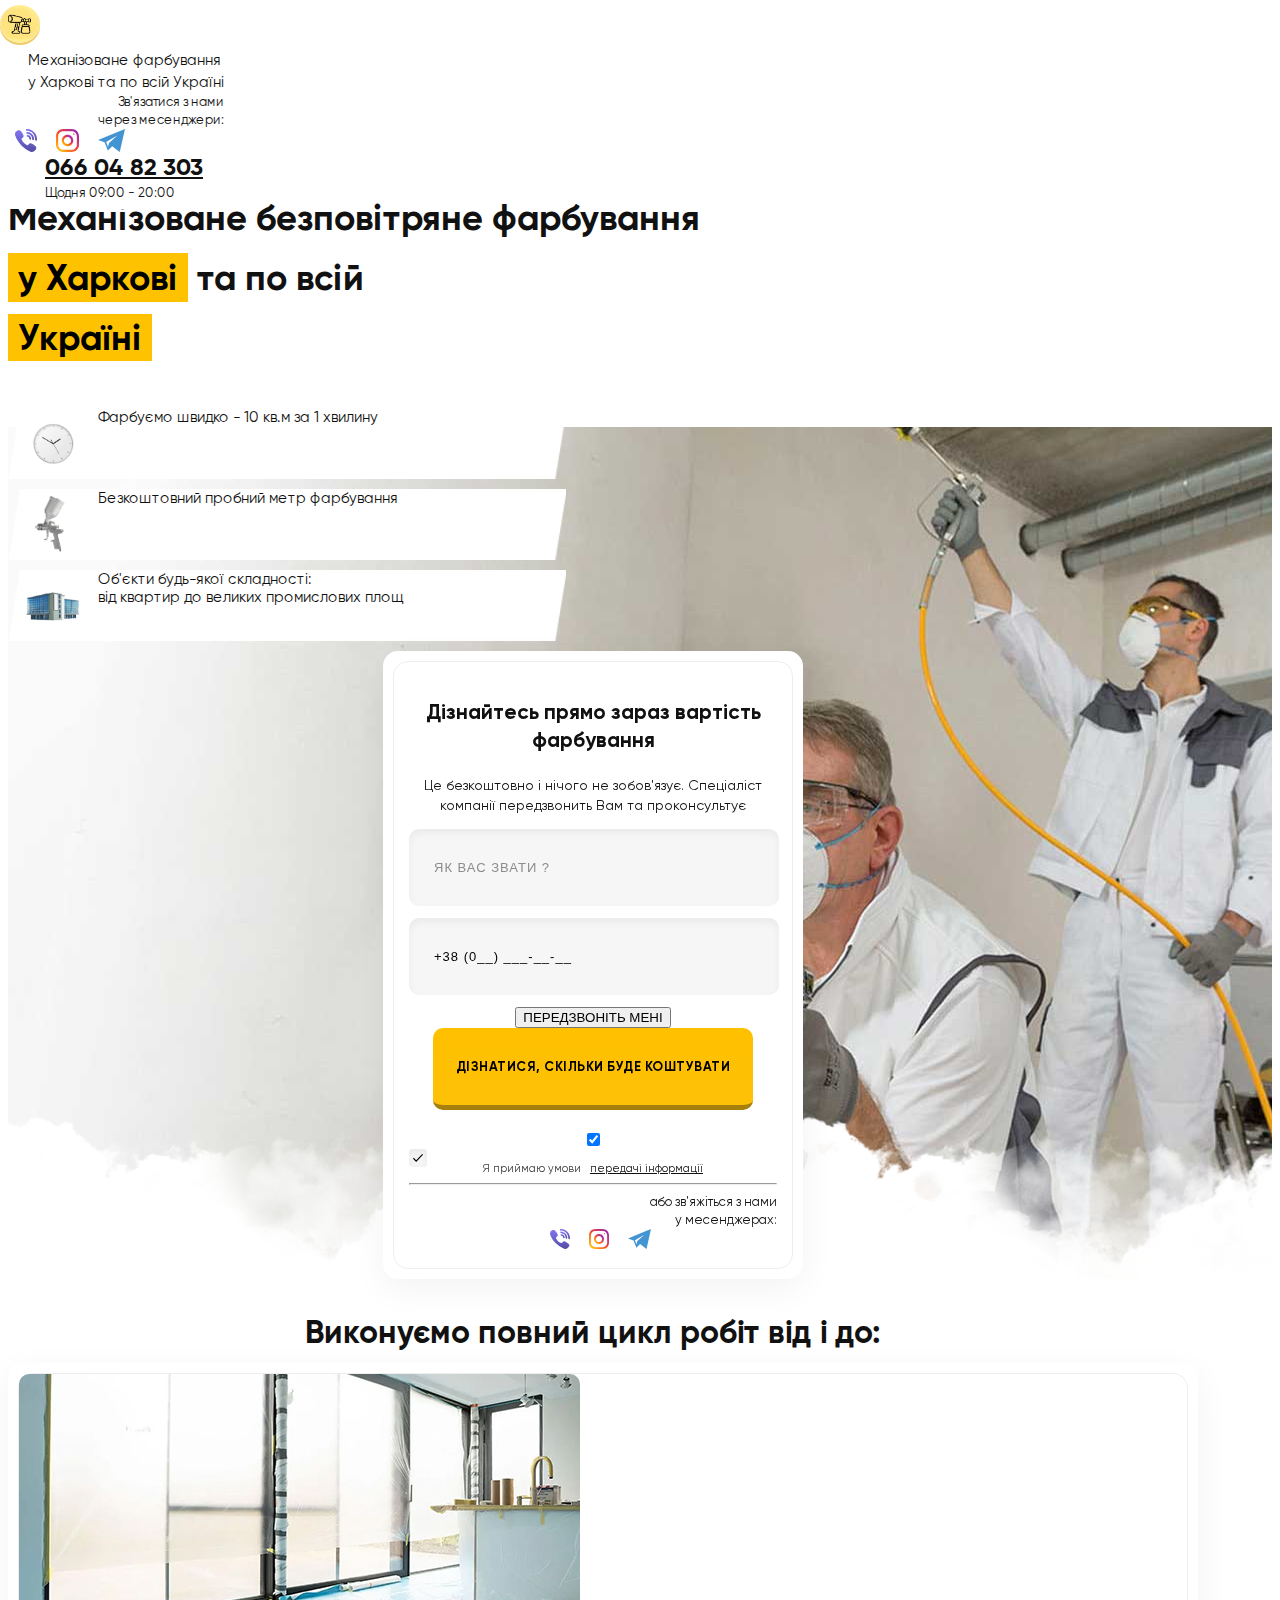
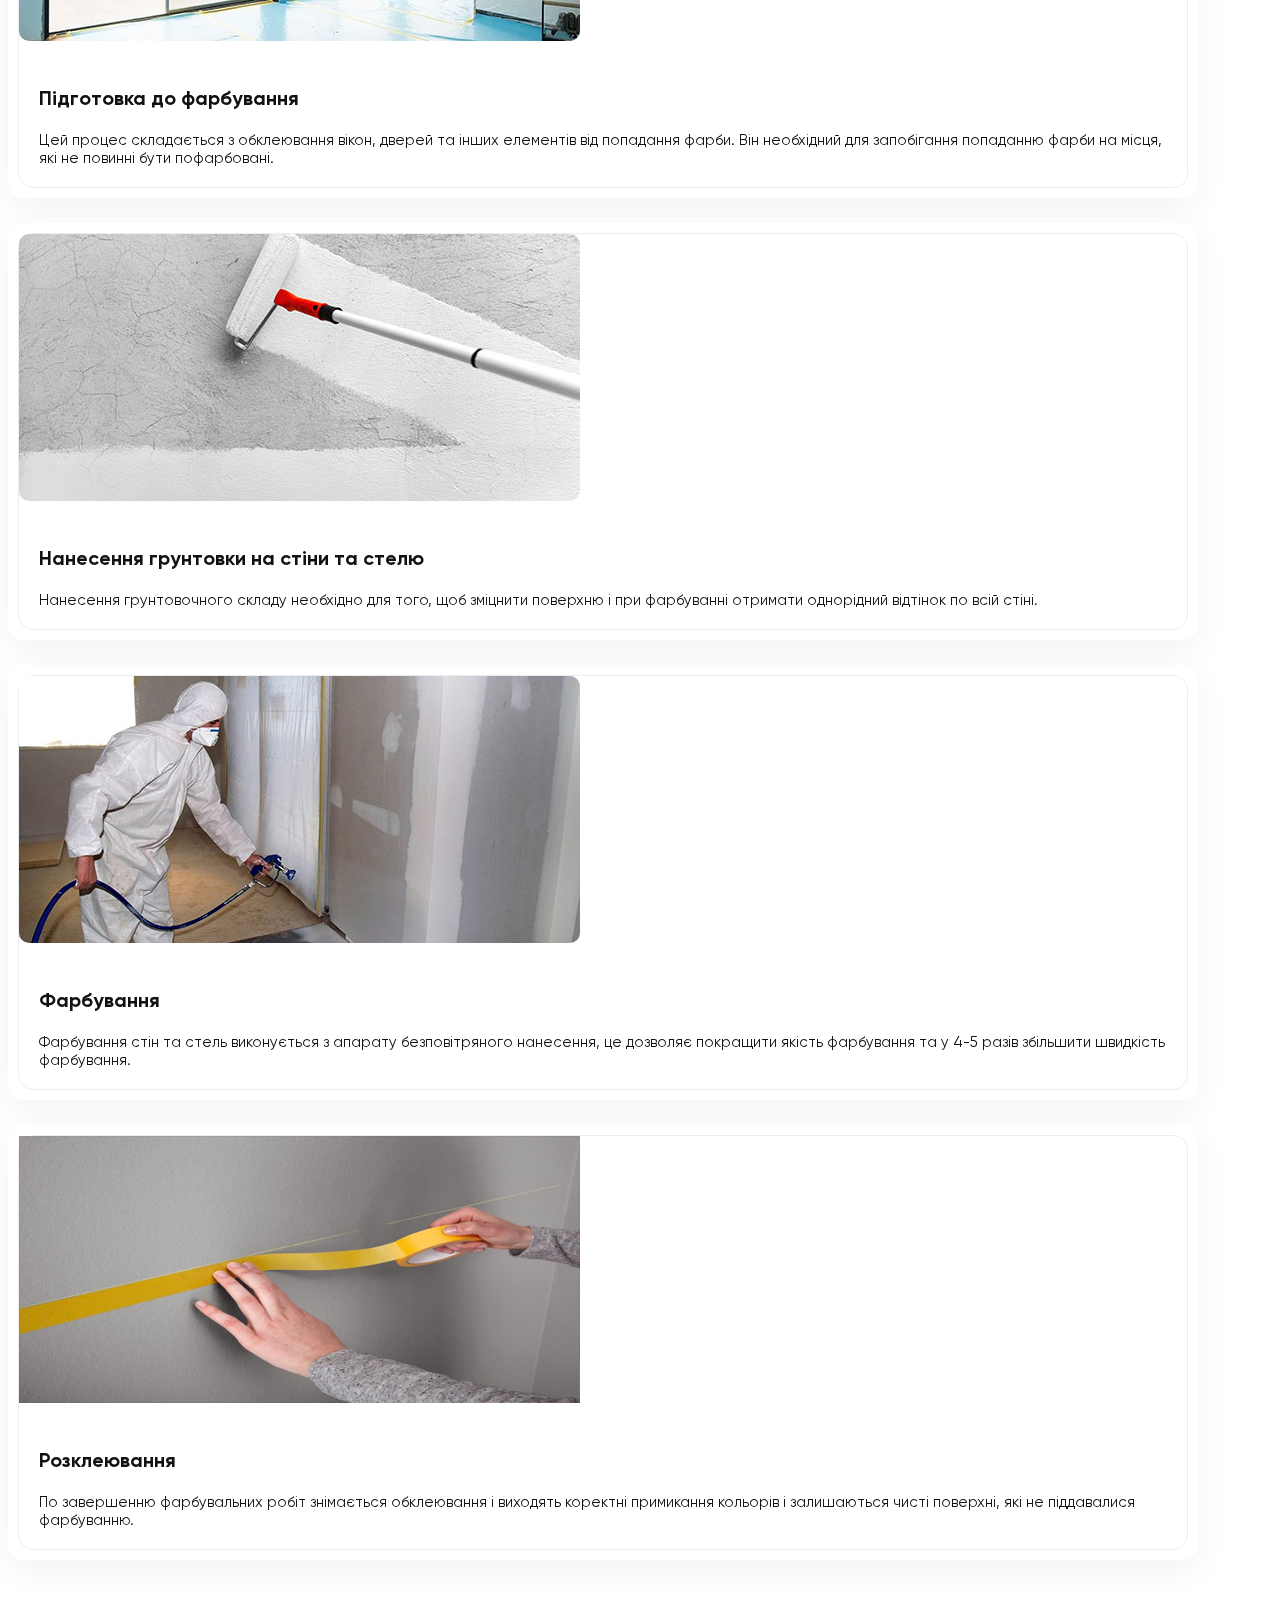
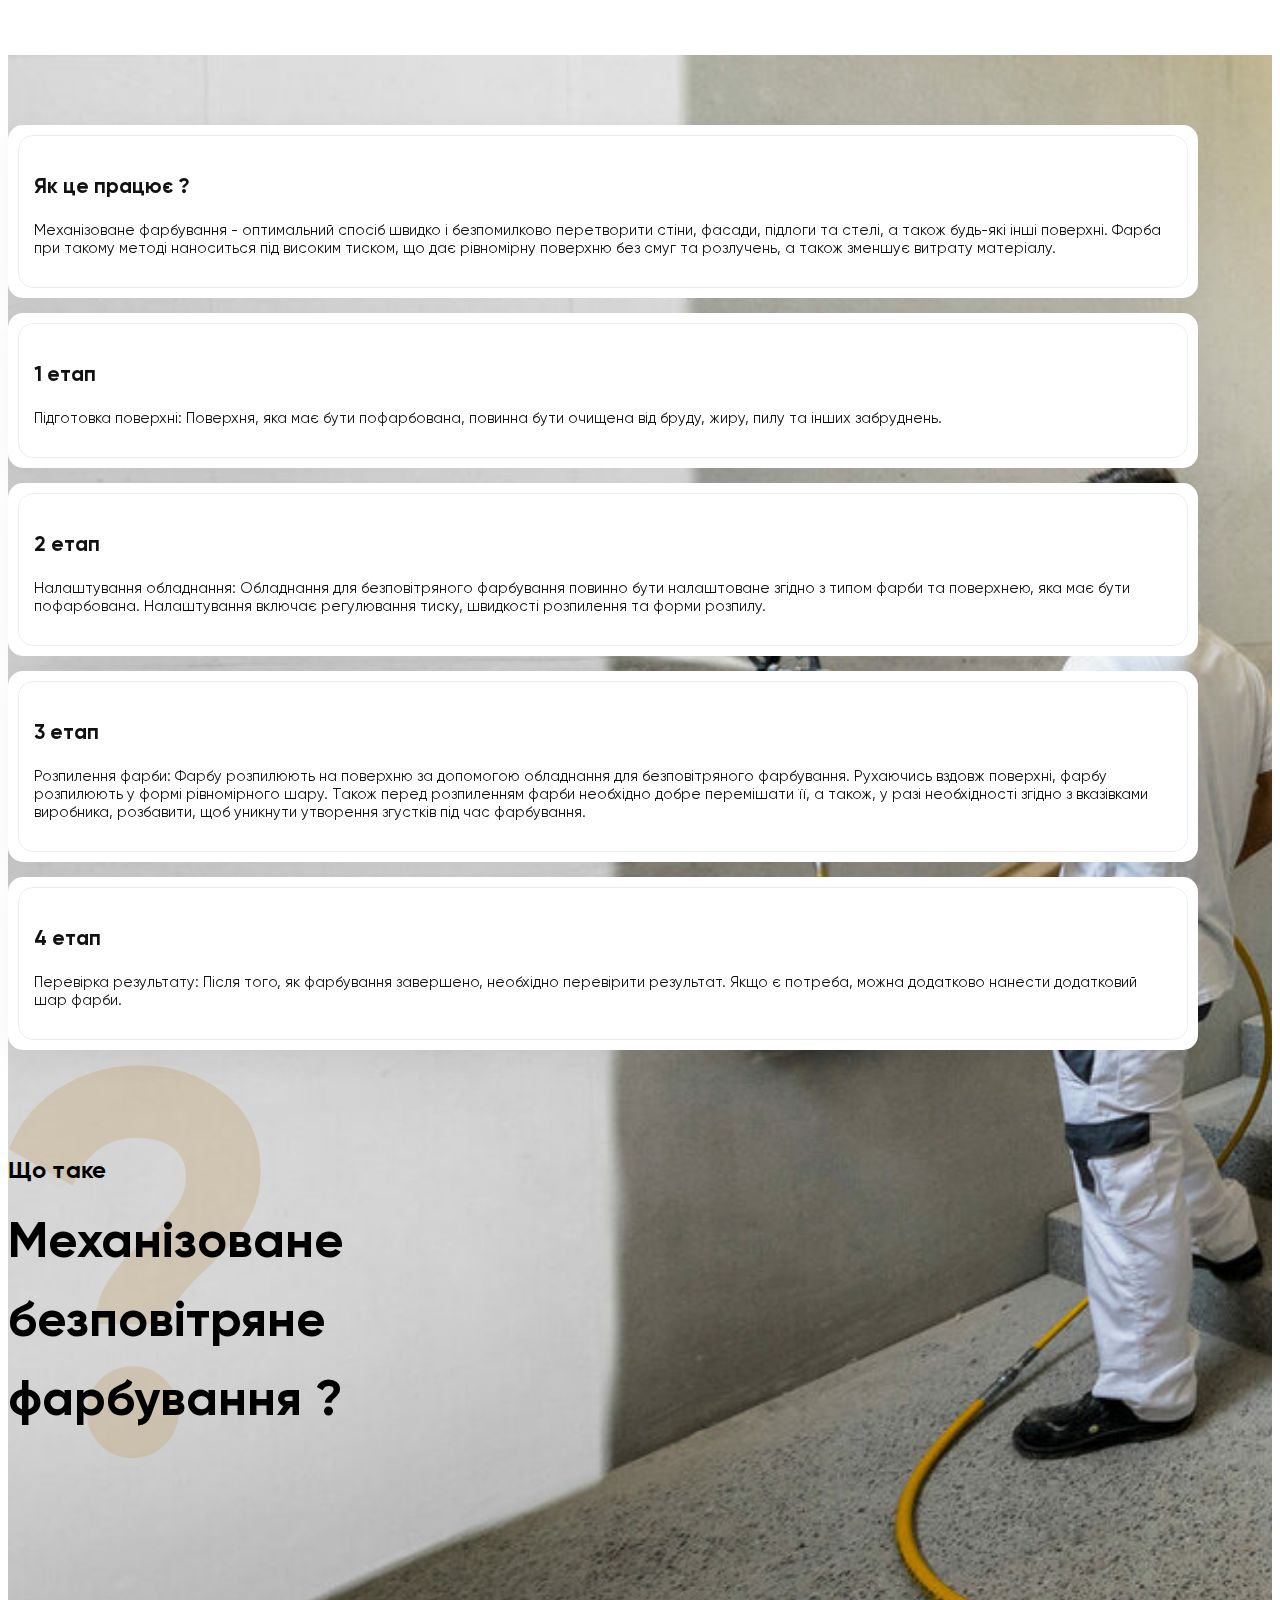
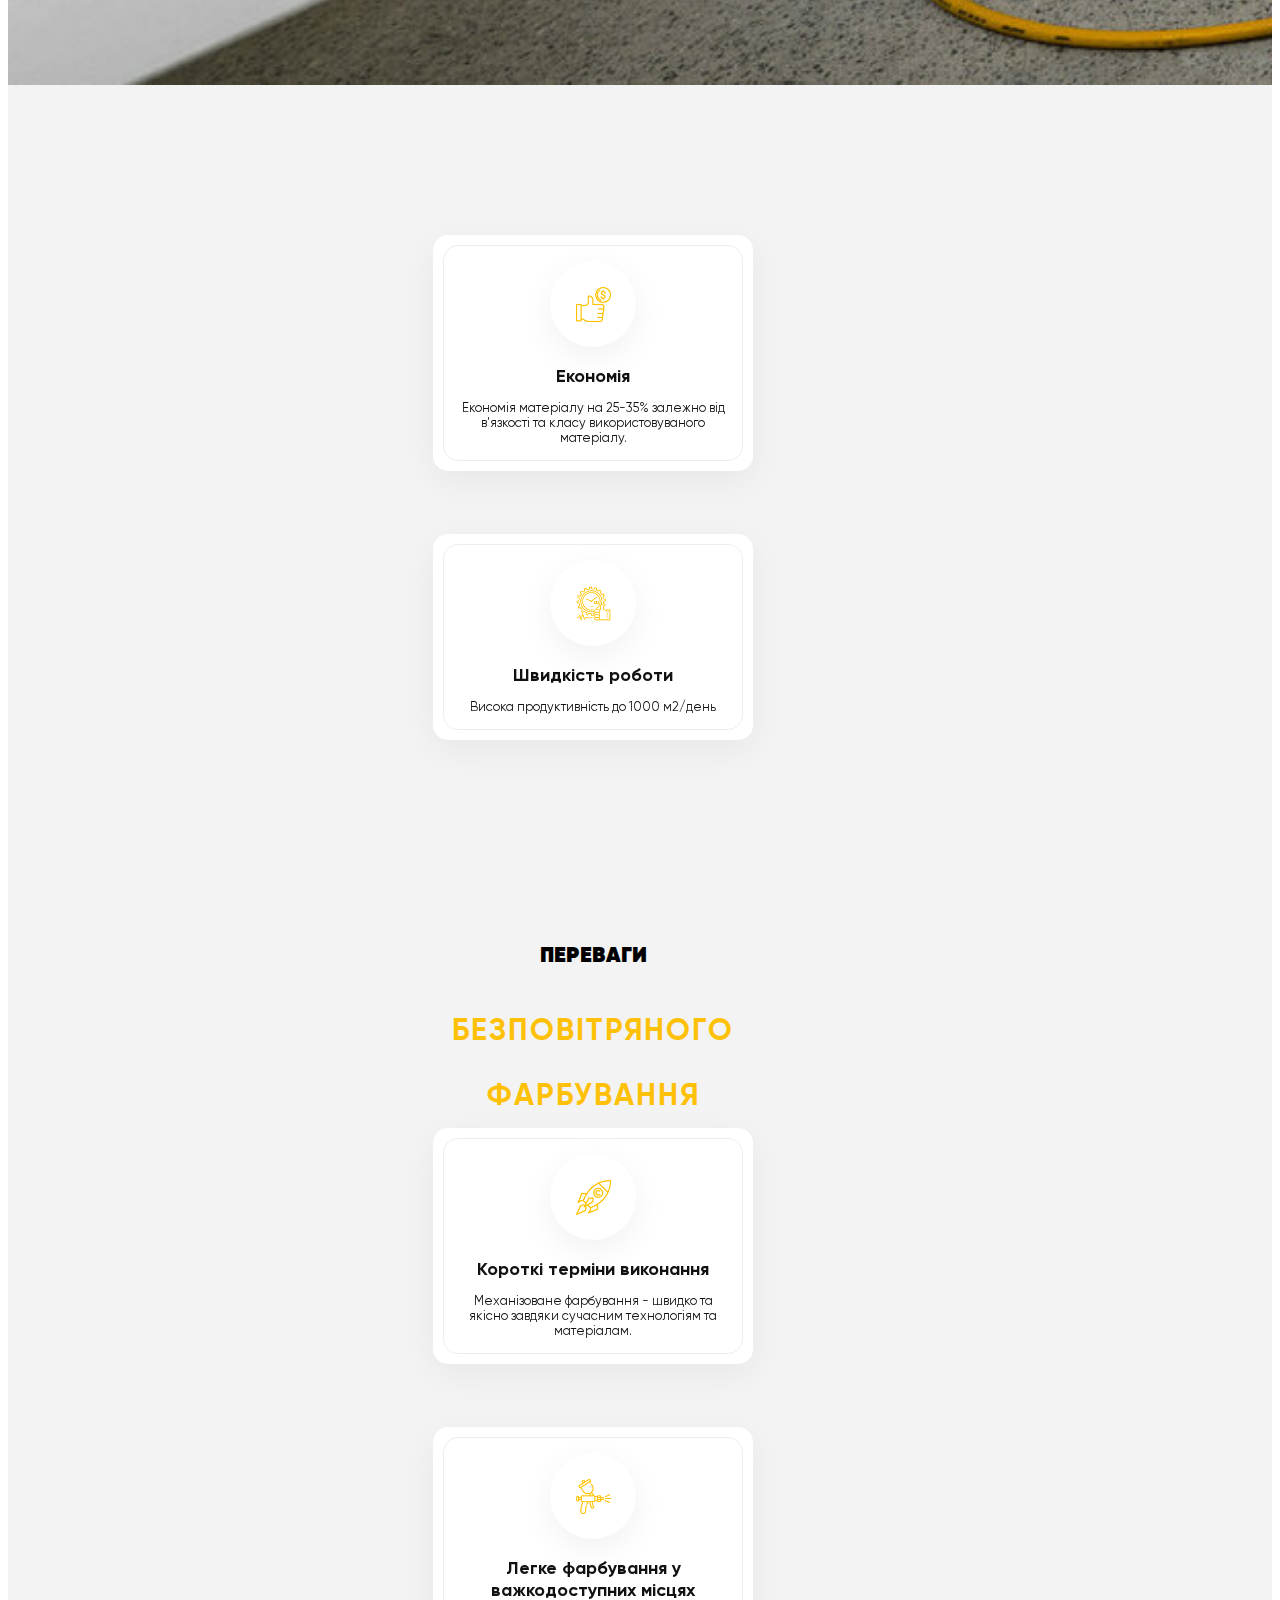
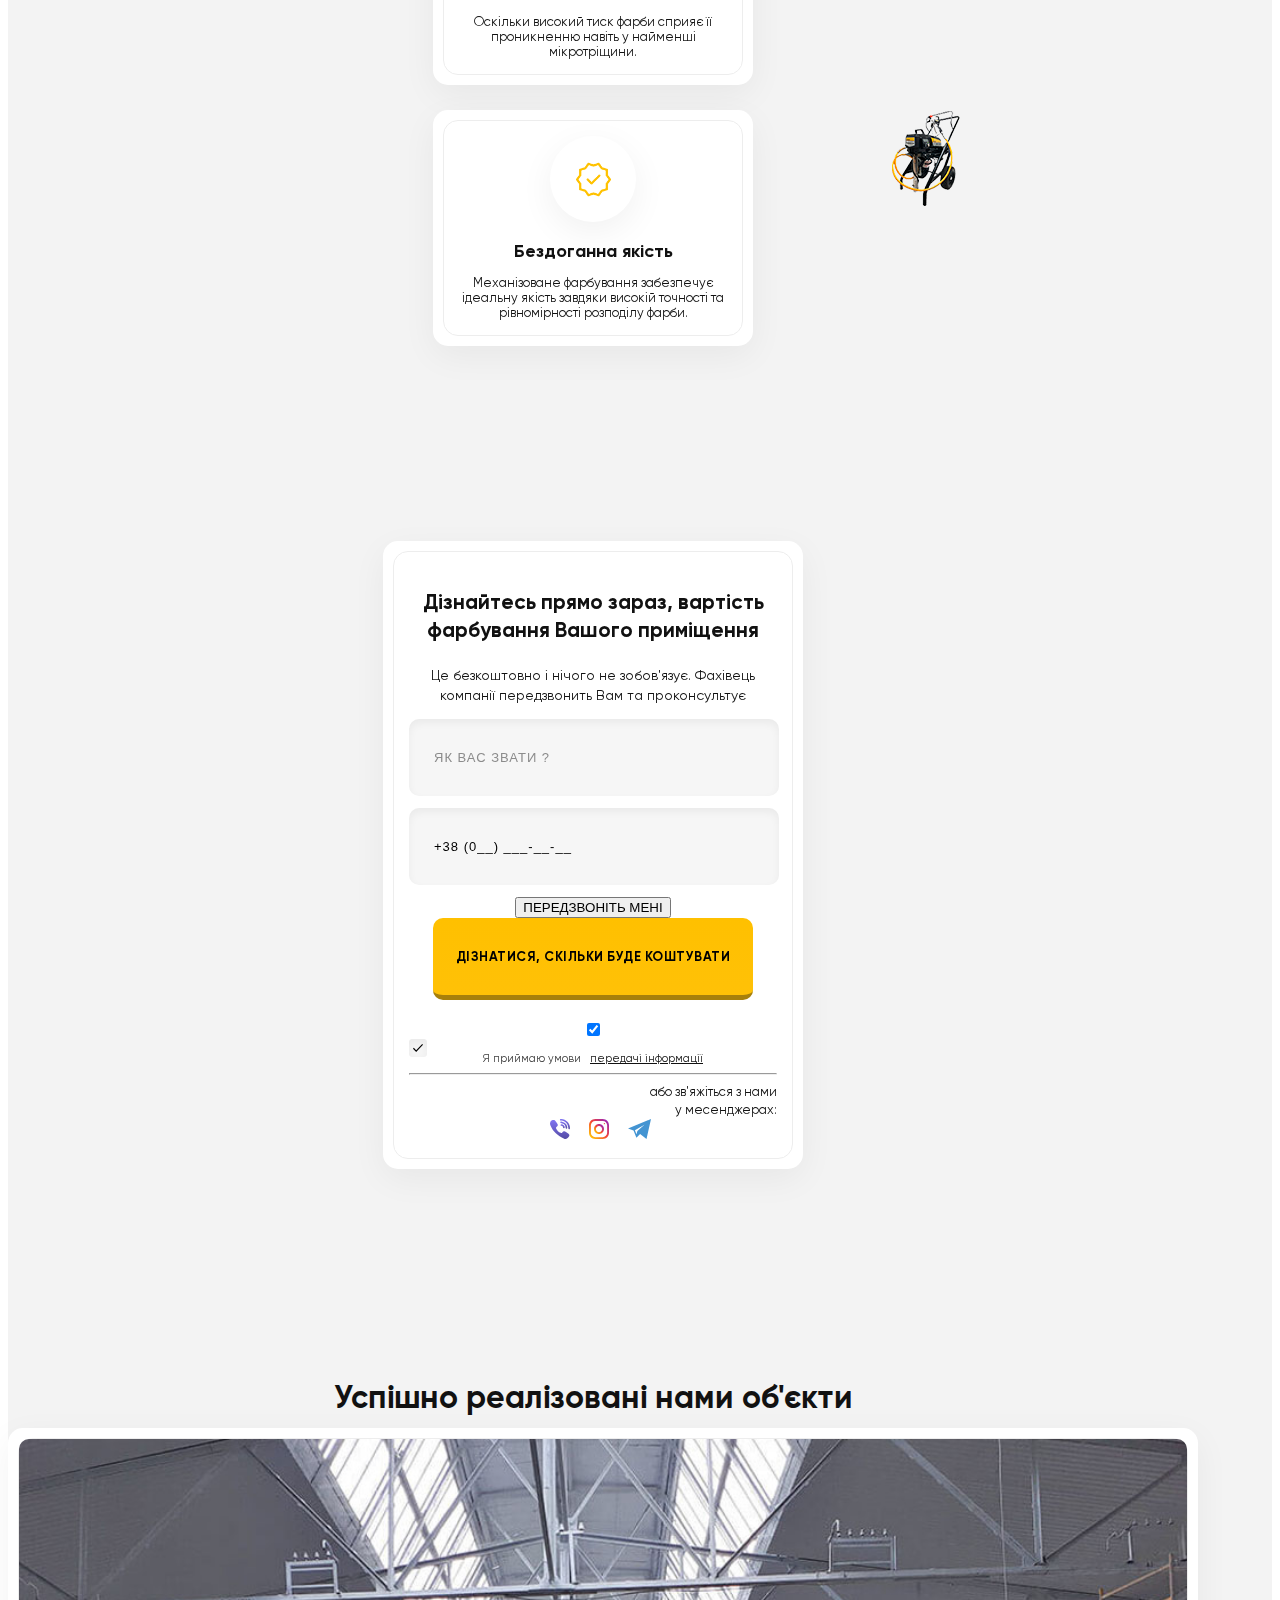
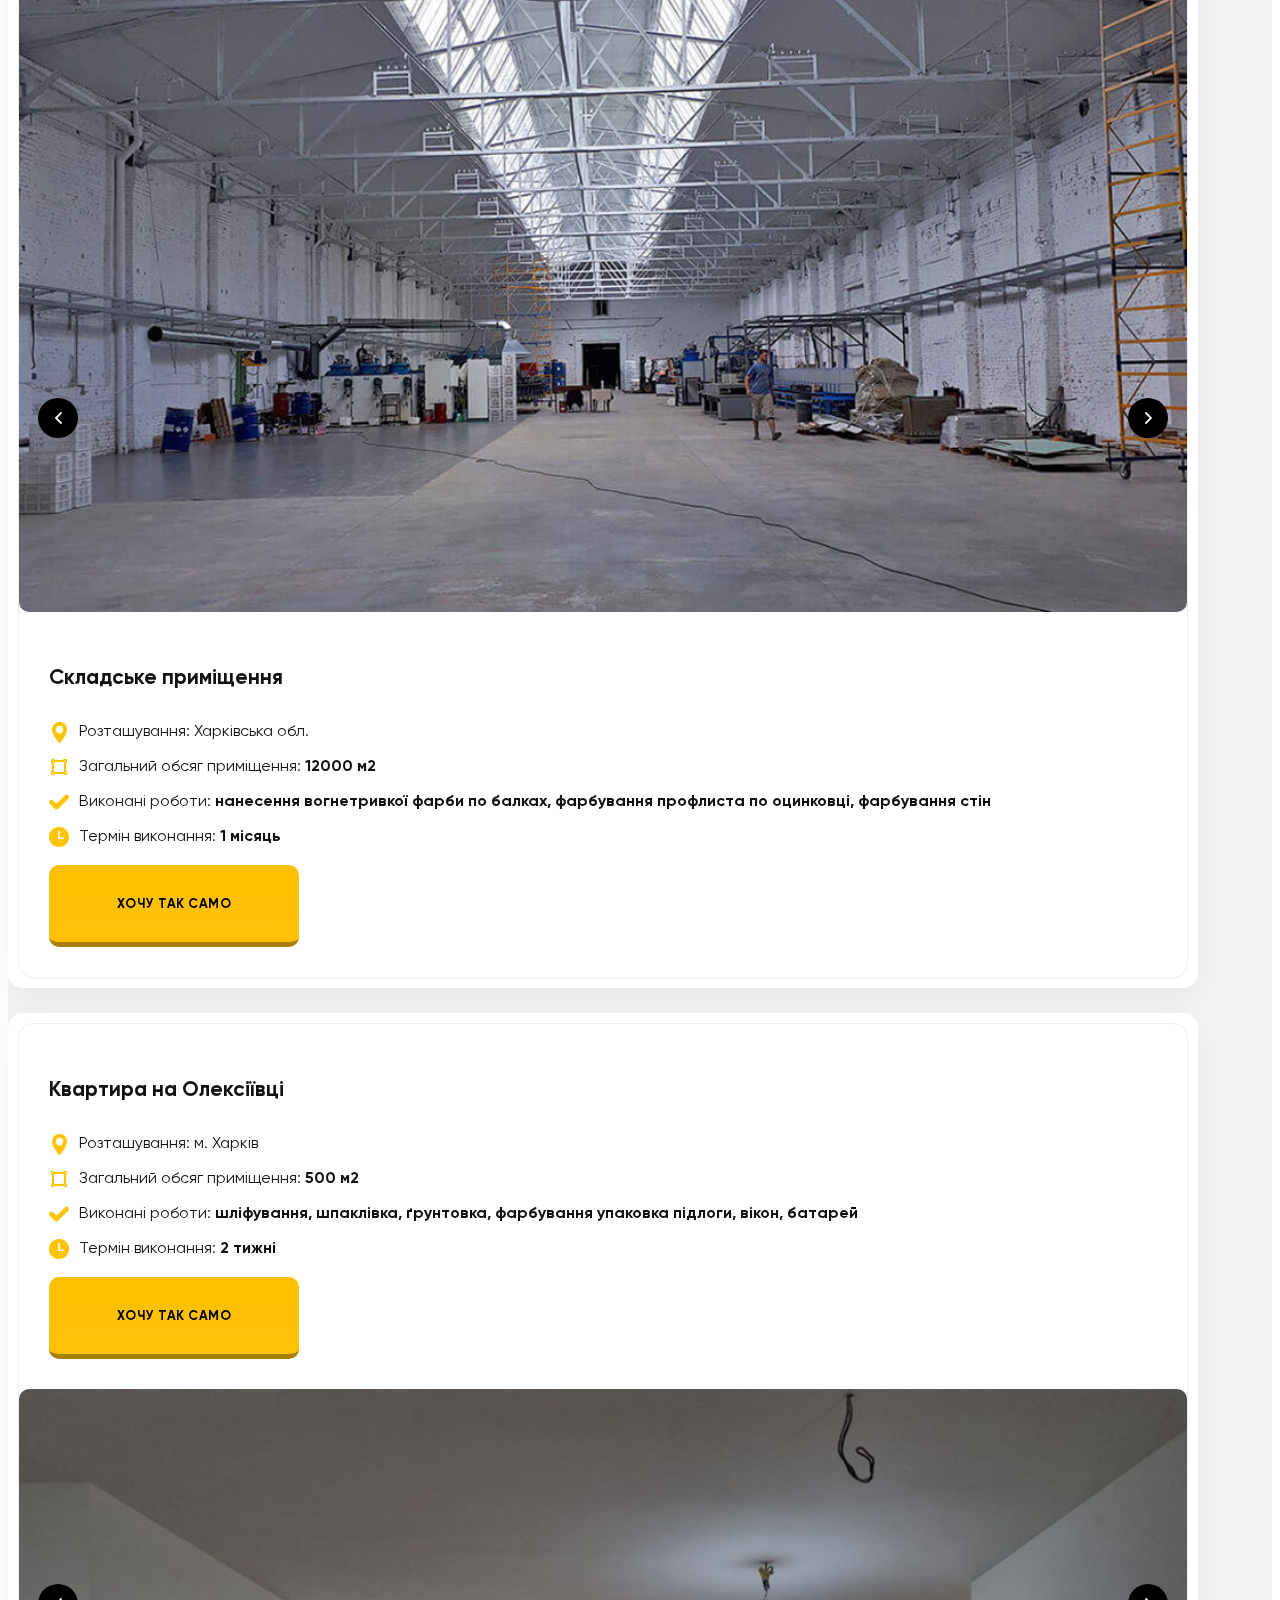
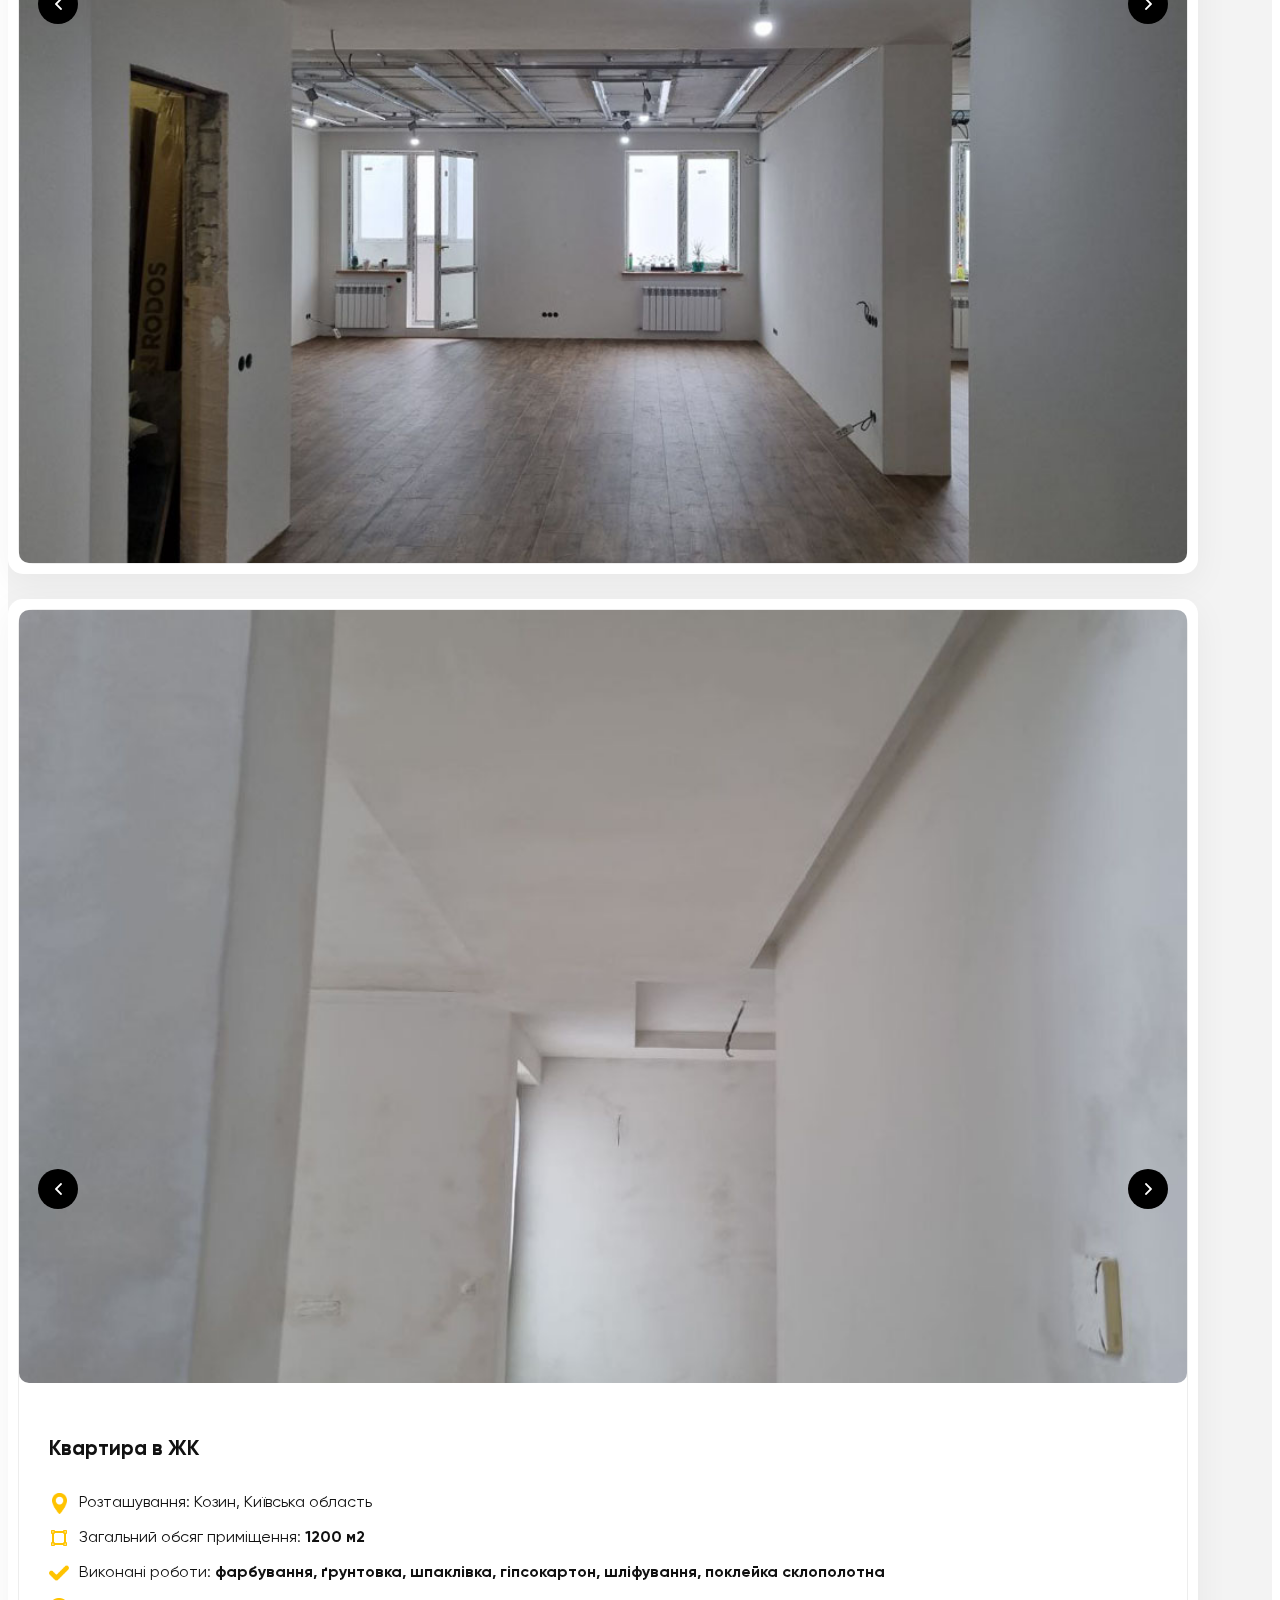
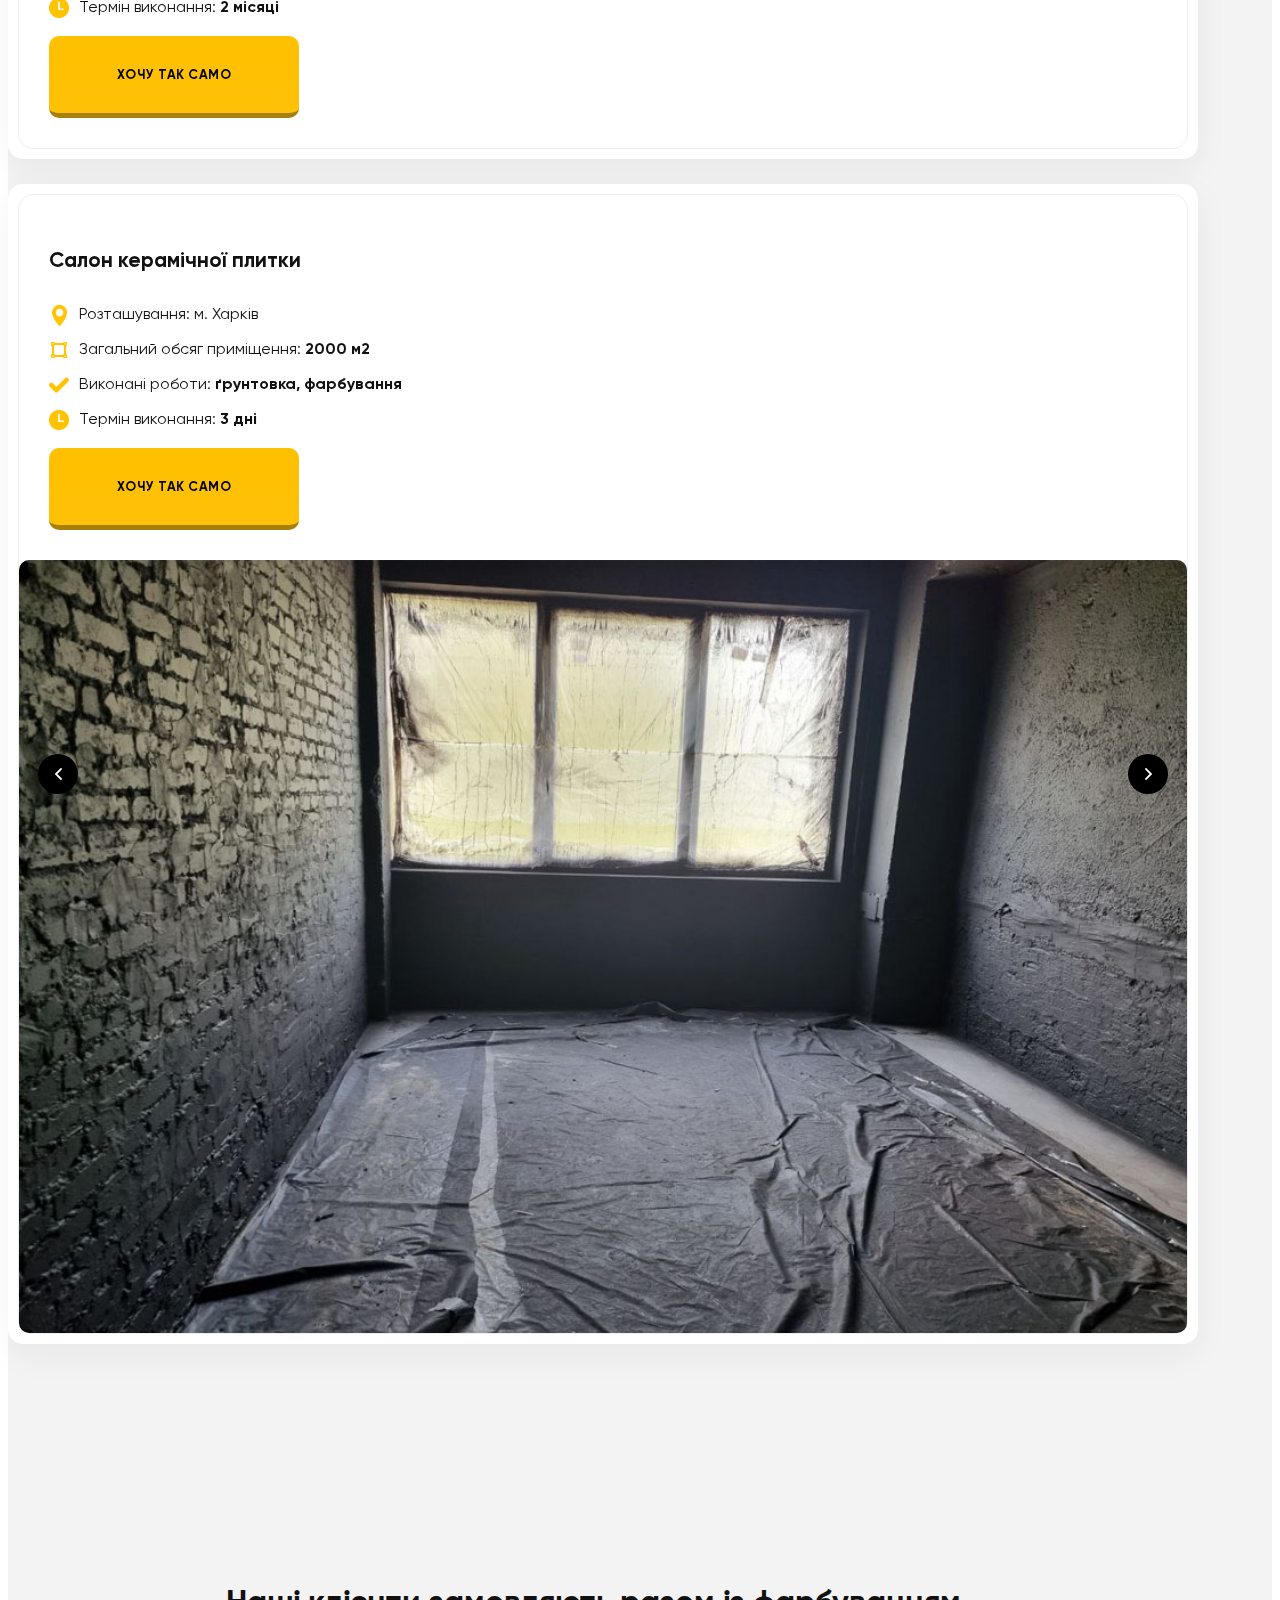
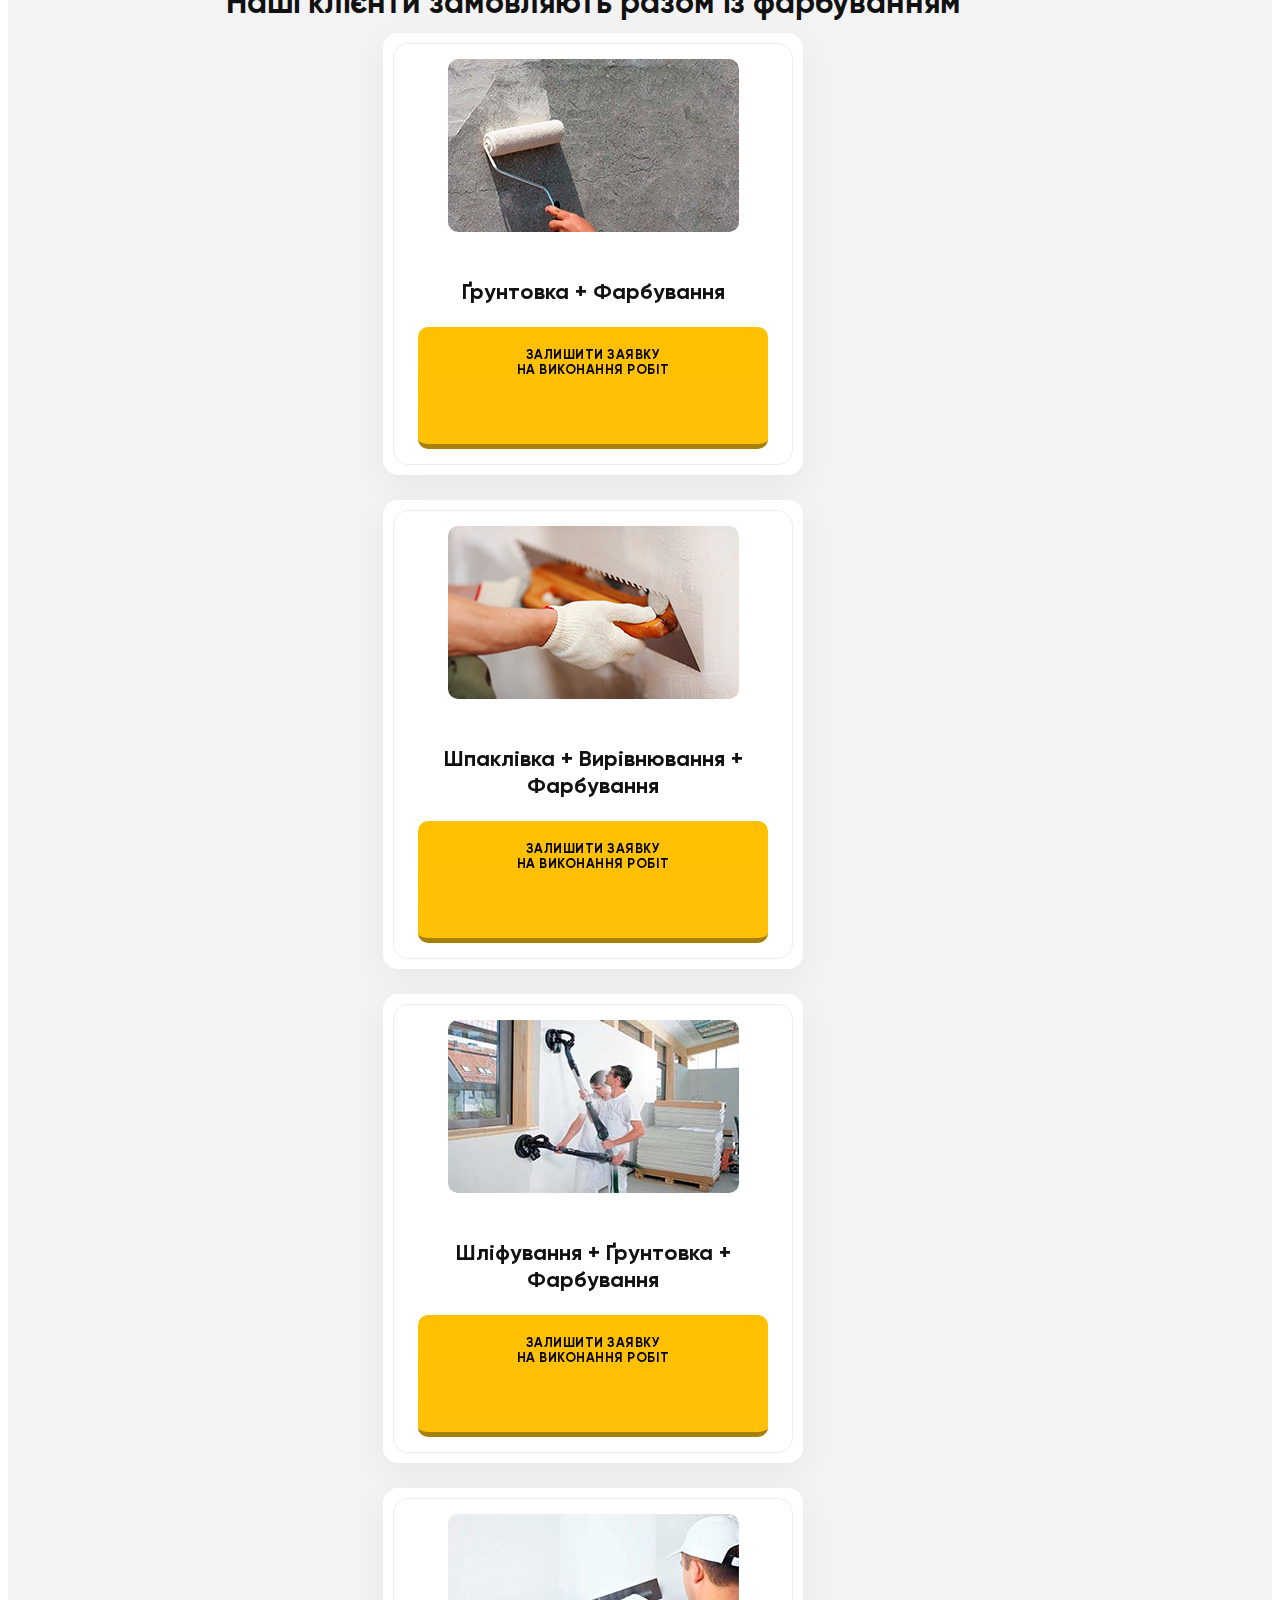
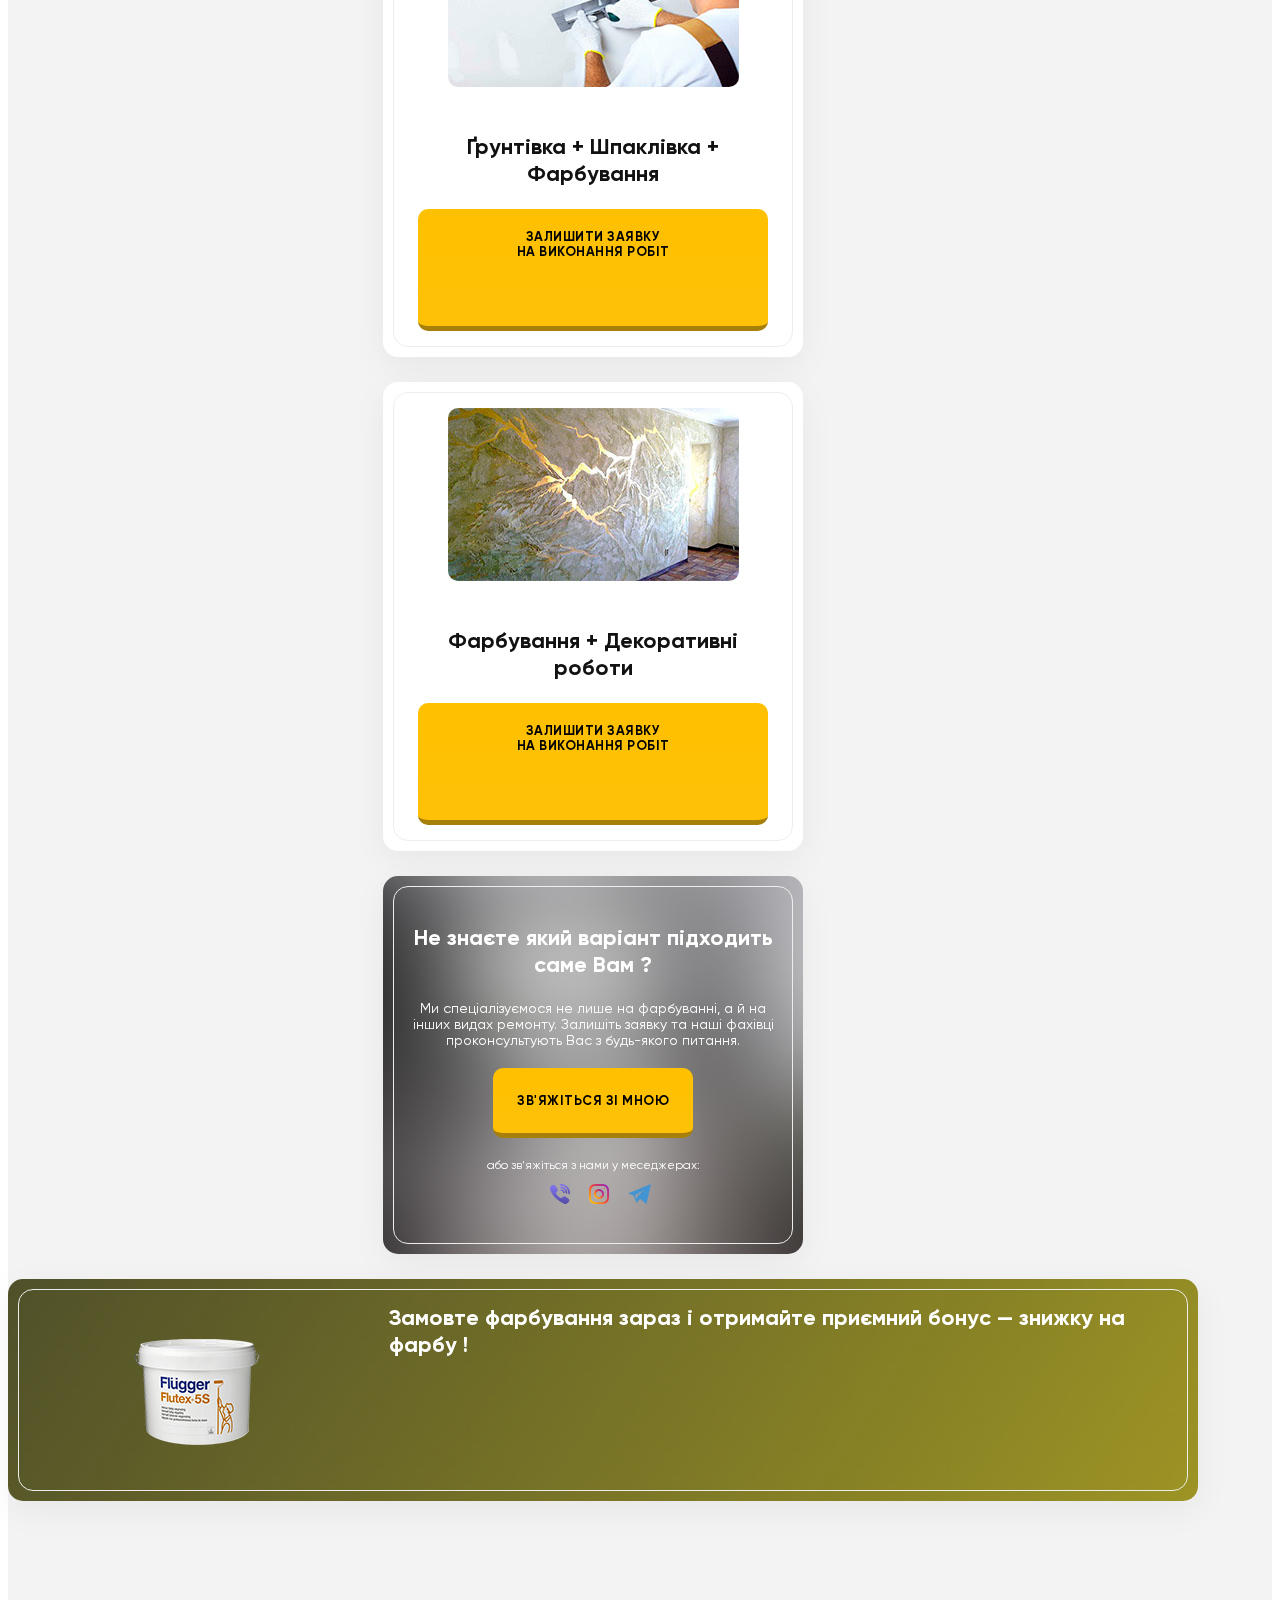
<file: index.html>
﻿<!DOCTYPE html>
<html lang="uk">

<head>
    <meta http-equiv="Content-Type" content="text/html; charset=utf-8">
    <title>Безповітряне фарбування у Харкові та по всій країні | Pro Decor</title>
    <meta name="description" content="Безповітряне фарбування у Харкові та по всій країні | Pro Decor">
    <link rel="shortcut icon" href="favicon.ico" type="image/x-icon">
    <meta property="og:type" content="website">
    <meta property="og:site_name" content="Pro Decor">
    <meta property="og:title" content="Безповітряне фарбування у Харкові та по всій країні | Pro Decor">
    <meta name="description" content="Безповітряне фарбування приміщень у Харкові та по всій країні">
    <meta property="og:url" content="#">
    <meta property="og:locale" content="uk_UA">
    <!-- <meta property="og:image" content="img/og.jpg">
    <meta property="og:image:width" content="968">
    <meta property="og:image:height" content="504"> -->
    <link rel="stylesheet" href="https://stackpath.bootstrapcdn.com/bootstrap/4.1.3/css/bootstrap.min.css" integrity="sha384-MCw98/SFnGE8fJT3GXwEOngsV7Zt27NXFoaoApmYm81iuXoPkFOJwJ8ERdknLPMO" crossorigin="anonymous">
    <link rel="stylesheet" href="gh/fancyapps/fancybox%403.5.7/dist/jquery.fancybox.min.css">
    <link rel="stylesheet" href="libs/owl.carousel/owl.carousel.css">
    <link rel="stylesheet" href="libs/owl.carousel/owl.theme.default.css">
    <link rel="stylesheet" href="css/style.css" type="text/css">
    <link rel="stylesheet" href="css/media.css" type="text/css">
    <meta name="viewport" content="width=device-width, initial-scale=1, maximum-scale=5, user-scalable=yes">
</head>

<body>
    <div id="top"></div>
    <!-- <a href="quiz/">
        <div class="but but_quiz">
            <div class="but_in"><img src="img/maths.svg">Узнать стоимость покраски</div>
            <div class="but_fon"></div>
        </div>
    </a> -->
    <div class="menu">
        <a href="#top">Головна</a>
        <a href="#servis">Наші послуги</a>
        <a href="#plus">Переваги</a>
        <a href="#klient">Виконані об'єкти</a>
        <a href="#about">Про компанію</a>
        <a href="#konsult">Консультація</a>
        <a href="#contact">Контакти</a>
        <div class="mess">
            <p>Зв'язатися з нами через месенджери:</p>
            <div class="d-flex align-items-center justify-content-center">
                <a href="https://tinyurl.com/ycyjptkb">
                    <img class="mes_icon" src="img/m1.svg">
                </a>
                <a href="https://www.instagram.com/pro.decor_com/">
                    <img class="mes_icon" src="img/insta.svg">
                </a>
                <a href="https://t.me/+380660482303">
                    <img class="mes_icon" src="img/telega.svg">
                </a>
            </div>
        </div>
    </div>
    <div id="sticky" class="sticky-element">
        <div class="sticky-anchor"></div>
        <div class="sticky-content fixed">
            <div class="container-fluid header">
                <div class="container">
                    <div class="row">
                        <div class="col-5 col-sm-5 col-lg-6 d-flex align-items-center">
                            <a href="/">
                                <img class="logo" src="img/logodec.png" width="40px" height="40px">
                            </a>
                            <div class="title">
                                Механізоване фарбування<br>
                                у Харкові та по всій Україні
                            </div>
                        </div>
                        <div class="col-7 col-sm-7 col-lg-6 d-flex align-items-center justify-content-end">
                            <div class="messenger">
                                Зв'язатися з нами<br>
                                через месенджери:
                            </div>
                            <a href="https://tinyurl.com/ycyjptkb"><img class="mess n1" src="img/m1.svg"></a>
                            <a href="https://www.instagram.com/pro.decor_com/"><img class="mess n4" src="img/insta.svg"></a>
                            <a href="https://t.me/+380660482303"><img class="mess n4" src="img/telega.svg"></a>
                            <div class="tell">
                                <a href="tel:066 04 82 303">066 04 82 303</a><br>
                                <span>Щодня 09:00 - 20:00</span>
                            </div>
                            <div class="burger">
                                <div class="on"></div>
                                <div class="of"></div>
                            </div>
                        </div>
                    </div>
                </div>
            </div>
        </div>
    </div>
    <div class="container-fluid block_top">
        <div class="container">
            <div class="row">
                <div class="col-12 col-sm-10 offset-sm-1 col-md-8 offset-md-2 col-lg-7 offset-lg-0">
                    <h1>
                        Механізоване безповітряне фарбування <br>
                         <span class="n1">у Харкові</span> та по всій <br>
                         <span class="n2">Україні</span>
                    </h1>
                    <div class="pl n1 d-flex align-items-center">
                        Фарбуємо швидко - 10 кв.м за 1 хвилину
                    </div>
                    <div class="pl n2 d-flex align-items-center">
                        Безкоштовний пробний метр фарбування
                    </div>
                    <div class="pl n3 d-flex align-items-center">
                        Об'єкти будь-якої складності:<br>
                         від квартир до великих промислових площ
                    </div>
                </div>
                <div class="col-12 col-lg-5">
                    <div class="block bl2">
                        <div class="block_in">
                            <p class="zag">
                                Дізнайтесь прямо зараз вартість фарбування
                            </p>
                            <p class="pod_zag">
                                Це безкоштовно і нічого не зобов'язує. Спеціаліст компанії передзвонить Вам та проконсультує
                            </p>
                            <form class="form" method="post" action="send.php">
                                <input type="hidden" name="vid" value="Первый экран">
                                <input class="name" type="text" required="" name="name" placeholder="ЯК ВАС ЗВАТИ ?">
                                <input class="tellfon" type="text" required="" name="tell" placeholder="Введіть телефон">
                                <input class="submit d-none" type="submit" value="ПЕРЕДЗВОНІТЬ МЕНІ">
                                <div class="but autoflash">
                                    <div class="but_in autoflash">Дізнатися, скільки буде коштувати</div>
                                    <div class="but_fon"></div>
                                    <div class="flash lighting" style="height: 120px; width: 40px;top: 0px; left: -140px;"></div>
                                </div>
                                <div class="mini d-flex align-items-center justify-content-center">
                                    <label>
                                        <input class="d-none" type="checkbox" checked="" required="">
                                        <div class="chek activ"></div>
                                    </label>
                                    Я приймаю умови &nbsp; <a href="privacy.html" target="blank"><u>передачі інформації</u></a>
                                </div>
                            </form>
                            <hr>
                            <div class="d-flex align-items-center justify-content-center">
                                <div class="messejer">
                                    або зв'яжіться з нами<br>
                                    у месенджерах:
                                </div>
                                <a href="https://tinyurl.com/ycyjptkb"><img class="mes_icon" src="img/m1.svg"></a>
                                <a href="https://www.instagram.com/pro.decor_com/"><img class="mes_icon" src="img/insta.svg"></a>
                                <a href="https://t.me/+380660482303"><img class="mes_icon" src="img/telega.svg"></a>
                            </div>
                        </div>
                    </div>
                </div>
            </div>
        </div>
        <div id="servis"></div>
    </div>
    <div class="container-fluid servis">
        <div class="container">
            <div class="row">
                <div class="col">
                    <p class="big_zag">
                        Виконуємо повний цикл робіт від і до:
                    </p>
                    <!-- <p class="big_zag">
                        от и <br class="d-none d-lg-block">
                        
                    </p> -->
                </div>
            </div>
            <div class="row pt-3 pt-lg-4">
                <div class="col-12 col-sm-10 offset-sm-1 col-md-6 offset-md-0 d-flex align-items-stretch">
                    <div class="block">
                        <div class="block_in">
                            <img class="bord" src="img/servis.jpg">
                            <div class="text">
                                <p class="name norm-text">
                                    Підготовка до фарбування
                                </p>
                                <p class="info">
                                    Цей процес складається з обклеювання вікон, дверей та інших елементів від попадання фарби. Він необхідний для запобігання попаданню фарби на місця, які не повинні бути пофарбовані.
                                </p>
                            </div>
                        </div>
                    </div>
                </div>
                <div class="col-12 col-sm-10 offset-sm-1 col-md-6 offset-md-0 d-flex align-items-stretch">
                    <div class="block">
                        <div class="block_in">
                            <img class="bord" src="img/servis2.jpg">
                            <div class="text">
                                <p class="name norm-text">
                                    Нанесення грунтовки на стіни та стелю
                                </p>
                                <p class="info">
                                    Нанесення грунтовочного складу необхідно для того, щоб зміцнити поверхню і при фарбуванні отримати однорідний відтінок по всій стіні.
                                </p>
                            </div>
                        </div>
                    </div>
                </div>
                <div class="col-12 col-sm-10 offset-sm-1 col-md-6 offset-md-0 d-flex align-items-stretch">
                    <div class="block">
                        <div class="block_in">
                            <img class="bord" src="img/servis3.jpg">
                            <div class="text">
                                <p class="name norm-text">
                                    Фарбування
                                </p>
                                <p class="info">
                                    Фарбування стін та стель виконується з апарату безповітряного нанесення, це дозволяє покращити якість фарбування та у 4-5 разів збільшити швидкість фарбування.
                                </p>
                            </div>
                        </div>
                    </div>
                </div>
                <div class="col-12 col-sm-10 offset-sm-1 col-md-6 offset-md-0 d-flex align-items-stretch">
                    <div class="block">
                        <div class="block_in">
                            <img src="img/servis4.jpg">
                            <div class="text">
                                <p class="name norm-text">
                                    Розклеювання
                                </p>
                                <p class="info">
                                    По завершенню фарбувальних робіт знімається обклеювання і виходять коректні примикання кольорів і залишаються чисті поверхні, які не піддавалися фарбуванню.
                                </p>
                            </div>
                        </div>
                    </div>
                </div>
            </div>
        </div>
    </div>
    <div class="container-fluid kak">
        <div class="container">
            <div class="row">
                <div class="col-12 col-lg-7 order-2 order-lg-1">
                    <div class="block bl3">
                        <div class="block_in">
                            <p class="zag">
                                Як це працює ?
                            </p>
                            <p class="text mb-0">
                                Механізоване фарбування - оптимальний спосіб швидко і безпомилково перетворити стіни, фасади, підлоги та стелі, а також будь-які інші поверхні. Фарба при такому методі наноситься під високим тиском, що дає рівномірну поверхню без смуг та розлучень, а також зменшує витрату матеріалу.
                            </p>
                        </div>
                    </div>
                    <div class="block bl3">
                        <div class="block_in">
                            <p class="zag">
                                1 етап
                            </p>
                            <p class="text mb-0">
                                Підготовка поверхні: Поверхня, яка має бути пофарбована, повинна бути очищена від бруду, жиру, пилу та інших забруднень.</p>
                        </div>
                    </div>
                    <div class="block bl3">
                        <div class="block_in">
                            <p class="zag">
                                2 етап
                            </p>
                            <p class="text mb-0">
                                Налаштування обладнання: Обладнання для безповітряного фарбування повинно бути налаштоване згідно з типом фарби та поверхнею, яка має бути пофарбована. Налаштування включає регулювання тиску, швидкості розпилення та форми розпилу.</p>
                        </div>
                    </div>
                    <div class="block bl3">
                        <div class="block_in">
                            <p class="zag">
                                3 етап
                            </p>
                            <p class="text mb-0">
                                Розпилення фарби: Фарбу розпилюють на поверхню за допомогою обладнання для безповітряного фарбування. Рухаючись вздовж поверхні, фарбу розпилюють у формі рівномірного шару. Також перед розпиленням фарби необхідно добре перемішати її, а також, у разі необхідності згідно з вказівками виробника, розбавити, щоб уникнути утворення згустків під час фарбування.</p>
                        </div>
                    </div>
                    <div class="block bl3">
                        <div class="block_in">
                            <p class="zag">
                                4 етап
                            </p>
                            <p class="text mb-0">
                                Перевірка результату: Після того, як фарбування завершено, необхідно перевірити результат. Якщо є потреба, можна додатково нанести додатковий шар фарби.</p>
                        </div>
                    </div>
                </div>
                <div class="col-12 col-lg-5 order-1 order-lg-2">
                    <div class="vopros">
                        <div class="big">
                            Що таке<br>
                             <span>Механізоване <br> безповітряне <br>
                                  фарбування ?</span>
                        </div>
                    </div>
                </div>
            </div>
        </div>
        <div id="plus"></div>
    </div>
    <div class="container-fluid plus about bg-color">
        <div class="circle"></div>
        <img class="plus_img" src="img/plus.png">
        <img class="plus_img2" src="img/plus2.png">
        <div class="container">
            <div class="row">
                <div class="col-12 col-sm-10 offset-sm-1 col-md-6 offset-md-0 col-lg-4 order-2 order-lg-1">
                    <div class="block bl2">
                        <div class="block_in">
                            <div class="img n1"></div>
                            <p class="name">Економія</p>
                            <p class="text">
                                Економія матеріалу на 25-35% залежно від в'язкості та класу використовуваного матеріалу.
                            </p>
                        </div>
                    </div>
                    <br class="d-none d-lg-block">
                    <br class="d-none d-lg-block">
                    <div class="block bl2">
                        <div class="block_in">
                            <div class="img n2"></div>
                            <p class="name">Швидкість роботи</p>
                            <p class="text">
                                Висока продуктивність до 1000 м2/день
                            </p>
                        </div>
                    </div>
                </div>
                <div class="col-12 col-lg-4 order-1 order-lg-2">
                    <p class="zag">
                        Переваги
                    </p>
                    <p class="pod_zag text-size">
                         Безповітряного<br>фарбування
                    </p>
                </div>
                <div class="col-12 col-sm-10 offset-sm-1 col-md-6 offset-md-0 col-lg-4 order-3">
                    <div class="block bl2">
                        <div class="block_in">
                            <div class="img n5"></div>
                            <p class="name">Короткі терміни виконання</p>
                            <p class="text">
                                Механізоване фарбування - швидко та якісно завдяки сучасним технологіям та матеріалам.
                            </p>
                        </div>
                    </div>
                    <br class="d-none d-lg-block">
                    <br class="d-none d-lg-block">
                    <div class="block bl2">
                        <div class="block_in">
                            <div class="img n4"></div>
                            <p class="name">Легке фарбування у важкодоступних місцях</p>
                            <p class="text">
                                Оскільки високий тиск фарби сприяє її проникненню навіть у найменші мікротріщини.
                            </p>
                        </div>
                    </div>
                </div>
                <div class="col-12 order-4">
                    <div class="block bl2">
                        <div class="block_in">
                            <div class="img n3"></div>
                            <p class="name">Бездоганна якість</p>
                            <p class="text">
                                Механізоване фарбування забезпечує ідеальну якість завдяки високій точності та рівномірності розподілу фарби.
                            </p>
                        </div>
                    </div>
                </div>
            </div>
        </div>
    </div>
    <div class="container-fluid utp bg-color">
        <div class="container">
            <div class="row">
                <div class="col-12 col-lg-12">
                    <div class="block bl2">
                        <div class="block_in">
                            <p class="zag">
                                Дізнайтесь прямо зараз, вартість фарбування Вашого приміщення
                            </p>
                            <p class="pod_zag">
                                Це безкоштовно і нічого не зобов'язує. Фахівець
                                компанії передзвонить Вам та проконсультує
                            </p>
                            <form class="form" method="post" action="send.php">
                                <input type="hidden" name="vid" value="Форма с">
                                <input class="name" type="text" required="" name="name" placeholder="ЯК ВАС ЗВАТИ ?">
                                <input class="tellfon" type="text" required="" name="tell" placeholder="Введіть телефон">
                                <input class="submit d-none" type="submit" value="ПЕРЕДЗВОНІТЬ МЕНІ">
                                <div class="but autoflash">
                                  <div class="but_in autoflash">Дізнатися, скільки буде коштувати</div>
                                  <div class="but_fon"></div>
                                  <div class="flash lighting" style="height: 120px; width: 40px;top: 0px; left: -140px;"></div>
                                </div>
                                <div class="mini d-flex align-items-center justify-content-center">
                                  <label>
                                    <input class="d-none" type="checkbox" checked="" required="">
                                    <div class="chek activ"></div>
                                  </label>
                                  Я приймаю умови &nbsp; <a href="privacy.html" target="blank"><u>передачі інформації</u></a>
                                </div>
                            </form>
                              <hr>
                              <div class="d-flex align-items-center justify-content-center">
                                <div class="messejer">
                                  або зв'яжіться з нами<br>
                                  у месенджерах:
                                </div>
                                <a href="https://tinyurl.com/ycyjptkb"><img class="mes_icon" src="img/m1.svg"></a>
                                <a href="https://www.instagram.com/pro.decor_com/"><img class="mes_icon" src="img/insta.svg"></a>
                                <a href="https://t.me/+380660482303"><img class="mes_icon" src="img/telega.svg"></a>
                              </div>
                        </div>
                    </div>
                </div>
            </div>
        </div>
        <div id="klient"></div>
    </div>
    <div class="container-fluid klient bg-color">
        <div class="container">
            <div class="row">
                <div class="col">
                    <p class="big_zag">
                        Успішно реалізовані нами об'єкти
                    </p>
                </div>
            </div>
            <div class="row pt-3 pt-lg-4">
                <div class="col-12 col-sm-10 offset-sm-1 col-md-8 offset-md-2 col-lg-12 offset-lg-0 tovar">
                    <div class="block bl">
                        <div class="block_in">
                            <div class="row">
                                <div class="col-12 col-lg-7">
                                    <div class="arrow owl_left"></div>
                                    <div class="arrow owl_right"></div>
                                    <div class="owl-carousel owl-theme">
                                        <div class="item">
                                            <a data-fancybox="gallery4" href="img/4-1.jpg">
                                                <img src="img/4-1.jpg">
                                            </a>
                                        </div>
                                        <div class="item">
                                            <a data-fancybox="gallery4" href="img/4-2.jpg">
                                                <img src="img/4-2.jpg">
                                            </a>
                                        </div>
                                        <div class="item">
                                            <a data-fancybox="gallery4" href="img/4-3.jpg">
                                                <img src="img/4-3.jpg">
                                            </a>
                                        </div>
                                    </div>
                                </div>
                                <div class="col-12 col-lg-5 ">
                                    <div class="text">
                                        <p class="zag">
                                            Складське приміщення
                                        </p>
                                        <p class="list n1">Розташування: Харківська обл.</p>
                                        <p class="list n3">Загальний обсяг приміщення: <span class="norm-text">12000 м2</span></p>
                                        <p class="list n2">Виконані роботи: <span class="norm-text">нанесення вогнетривкої фарби по балках, фарбування профлиста по оцинковці, фарбування стін</span></p>
                                        <p class="list n4">Термін виконання: <span class="norm-text">1 місяць</span></p>
                                        <div class="but">
                                            <div class="but_in">ХОЧУ ТАК САМО</div>
                                            <div class="but_fon"></div>
                                        </div>
                                    </div>
                                </div>
                            </div>
                        </div>
                    </div>
                </div>
                <div class="col-12 col-sm-10 offset-sm-1 col-md-8 offset-md-2 col-lg-12 offset-lg-0 tovar">
                    <div class="block bl">
                        <div class="block_in">
                            <div class="row">
                                <div class="col-12 col-lg-5 order-2 order-lg-1">
                                    <div class="text">
                                        <p class="zag">
                                            Квартира на Олексіївці
                                        </p>
                                        <p class="list n1">Розташування: м. Харків</p>
                                        <p class="list n3">Загальний обсяг приміщення: <span class="norm-text">500 м2</span></p>
                                        <p class="list n2">Виконані роботи: <span class="norm-text">шліфування, шпаклівка, ґрунтовка, фарбування упаковка підлоги, вікон, батарей</span></p>
                                        <p class="list n4">Термін виконання: <span class="norm-text">2 тижні</span></p>
                                        <div class="but">
                                            <div class="but_in">ХОЧУ ТАК САМО</div>
                                            <div class="but_fon"></div>
                                        </div>
                                    </div>
                                </div>
                                <div class="col-12 col-lg-7 order-1 order-lg-2">
                                    <div class="arrow owl_left"></div>
                                    <div class="arrow owl_right"></div>
                                    <div class="owl-carousel owl-theme">
                                        <div class="item">
                                            <a data-fancybox="gallery3" href="img/3-1.jpg">
                                                <img src="img/3-1.jpg">
                                            </a>
                                        </div>
                                        <div class="item">
                                            <a data-fancybox="gallery3" href="img/3-2.jpg">
                                                <img src="img/3-2.jpg">
                                            </a>
                                        </div>
                                        <div class="item">
                                            <a data-fancybox="gallery3" href="img/3-3.jpg">
                                                <img src="img/3-3.jpg">
                                            </a>
                                        </div>
                                        <div class="item">
                                            <a data-fancybox="gallery3" href="img/3-4.jpg">
                                                <img src="img/3-4.jpg">
                                            </a>
                                        </div>
                                        <div class="item">
                                            <a data-fancybox="gallery3" href="img/3-5.jpg">
                                                <img src="img/3-5.jpg">
                                            </a>
                                        </div>
                                    </div>
                                </div>
                            </div>
                        </div>
                    </div>
                </div>
                <div class="col-12 col-sm-10 offset-sm-1 col-md-8 offset-md-2 col-lg-12 offset-lg-0 tovar">
                    <div class="block bl">
                        <div class="block_in">
                            <div class="row">
                                <div class="col-12 col-lg-7">
                                    <div class="arrow owl_left"></div>
                                    <div class="arrow owl_right"></div>
                                    <div class="owl-carousel owl-theme">
                                        <div class="item">
                                            <a data-fancybox="gallery2" href="img/2-1.jpg">
                                                <img src="img/2-1.jpg">
                                            </a>
                                        </div>
                                        <div class="item">
                                            <a data-fancybox="gallery2" href="img/2-2.jpg">
                                                <img src="img/2-2.jpg">
                                            </a>
                                        </div>
                                        <div class="item">
                                            <a data-fancybox="gallery2" href="img/2-3.jpg">
                                                <img src="img/2-3.jpg">
                                            </a>
                                        </div>
                                        <div class="item">
                                            <a data-fancybox="gallery2" href="img/2-4.jpg">
                                                <img src="img/2-4.jpg">
                                            </a>
                                        </div>
                                        <div class="item">
                                            <a data-fancybox="gallery2" href="img/2-5.jpg">
                                                <img src="img/2-5.jpg">
                                            </a>
                                        </div>
                                    </div>
                                </div>
                                <div class="col-12 col-lg-5 ">
                                    <div class="text">
                                        <p class="zag">
                                            Квартира в ЖК
                                        </p>
                                        <p class="list n1">Розташування: Козин, Київська область</p>
                                        <p class="list n3">Загальний обсяг приміщення: <span class="norm-text">1200 м2</span></p>
                                        <p class="list n2">Виконані роботи: <span class="norm-text">фарбування, ґрунтовка, шпаклівка, гіпсокартон, шліфування, поклейка склополотна</span></p>
                                        <p class="list n4">Термін виконання: <span class="norm-text">2 місяці</span></p>
                                        <div class="but">
                                            <div class="but_in">ХОЧУ ТАК САМО</div>
                                            <div class="but_fon"></div>
                                        </div>
                                    </div>
                                </div>
                            </div>
                        </div>
                    </div>
                </div>
                <div class="col-12 col-sm-10 offset-sm-1 col-md-8 offset-md-2 col-lg-12 offset-lg-0 tovar">
                    <div class="block bl">
                        <div class="block_in">
                            <div class="row">
                                <div class="col-12 col-lg-5 order-2 order-lg-1">
                                    <div class="text">
                                        <p class="zag">
                                            Салон керамічної плитки
                                        </p>
                                        <p class="list n1">Розташування: м. Харків</p>
                                        <p class="list n3">Загальний обсяг приміщення: <span class="norm-text">2000 м2</span></p>
                                        <p class="list n2">Виконані роботи: <span class="norm-text">ґрунтовка, фарбування</span></p>
                                        <p class="list n4">Термін виконання: <span class="norm-text">3 дні</span></p>
                                        <div class="but">
                                            <div class="but_in">ХОЧУ ТАК САМО</div>
                                            <div class="but_fon"></div>
                                        </div>
                                    </div>
                                </div>
                                <div class="col-12 col-lg-7 order-1 order-lg-2">
                                    <div class="arrow owl_left"></div>
                                    <div class="arrow owl_right"></div>
                                    <div class="owl-carousel owl-theme">
                                        <div class="item">
                                            <a data-fancybox="gallery1" href="img/1-1.jpg">
                                                <img src="img/1-1.jpg">
                                            </a>
                                        </div>
                                        <div class="item">
                                            <a data-fancybox="gallery1" href="img/1-2.jpg">
                                                <img src="img/1-2.jpg">
                                            </a>
                                        </div>
                                        <div class="item">
                                            <a data-fancybox="gallery1" href="img/1-3.jpg">
                                                <img src="img/1-3.jpg">
                                            </a>
                                        </div>
                                    </div>
                                </div>
                            </div>
                        </div>
                    </div>
                </div>
                <!--
<div class="col-12">
    <div class="but_more"><img src="img/more.svg"> СМОТРЕТЬ ЕЩЁ</div>
</div> -->
            </div>
        </div>
    </div>
    <div class="container-fluid variant bg-color">
        <div class="container">
            <div class="row">
                <div class="col">
                    <p class="big_zag">
                        Наші клієнти замовляють разом із фарбуванням
                    </p>
                </div>
            </div>
            <div class="row pt-3 pt-lg-4">
                <div class="col-12 col-sm-10 offset-sm-1 col-md-6 offset-md-0 col-lg-4 align-items-stretch">
                    <div class="block bl2">
                        <div class="block_in">
                            <img class="border-img" src="img/variant.jpg">
                            <p class="name norm-text">
                                Ґрунтовка + Фарбування
                            </p>
                            <!--                             <div class="cen d-inline">
                                <strong>от 34 $</strong> <span>69$</span>
                            </div> -->
                            <!-- <p class="text n1">
                                <strong>Lorem ipsum dolor sit amet, consectetuer adipiscing elit.</strong>
                            </p> -->
                            <!-- <p class="text">
                                Lorem ipsum dolor sit amet, consectetuer adipiscing elit.
                            </p> -->
                            <div class="but bt1">
                                <div class="but_in">ЗАЛИШИТИ ЗАЯВКУ <br> НА ВИКОНАННЯ РОБІТ</div>
                                <div class="but_fon"></div>
                            </div>
                        </div>
                    </div>
                </div>
                <div class="col-12 col-sm-10 offset-sm-1 col-md-6 offset-md-0 col-lg-4 align-items-stretch">
                    <div class="block bl2">
                        <div class="block_in">
                            <img class="border-img" src="img/variant2.jpg">
                            <p class="name norm-text">
                                Шпаклівка + Вирівнювання + Фарбування
                            </p>
                            <!--                             <div class="cen d-inline">
                                <strong>от 34 $</strong> <span>69$</span>
                            </div> -->
                            <!-- <p class="text n1">
                                <strong>Lorem ipsum dolor sit amet, consectetuer adipiscing elit.</strong>
                            </p> -->
                            <!-- <p class="text">
                                Lorem ipsum dolor sit amet, consectetuer adipiscing elit.
                            </p> -->
                            <div class="but bt1">
                                <div class="but_in">ЗАЛИШИТИ ЗАЯВКУ <br> НА ВИКОНАННЯ РОБІТ</div>
                                <div class="but_fon"></div>
                            </div>
                        </div>
                    </div>
                </div>
                <div class="col-12 col-sm-10 offset-sm-1 col-md-6 offset-md-0 col-lg-4 align-items-stretch">
                    <div class="block bl2">
                        <div class="block_in">
                            <img class="border-img" src="img/variant4.jpg">
                            <p class="name norm-text">
                                Шліфування + Ґрунтовка + Фарбування
                            </p>
                            <!--                             <div class="cen d-inline">
                                <strong>от 34 $</strong> <span>69$</span>
                            </div> -->
                            <!-- <p class="text n1">
                                <strong>Lorem ipsum dolor sit amet, consectetuer adipiscing elit.</strong>
                            </p> -->
                            <!-- <p class="text">
                                Lorem ipsum dolor sit amet, consectetuer adipiscing elit.
                            </p> -->
                            <div class="but bt1">
                                <div class="but_in">ЗАЛИШИТИ ЗАЯВКУ <br> НА ВИКОНАННЯ РОБІТ</div>
                                <div class="but_fon"></div>
                            </div>
                        </div>
                    </div>
                </div>
                <div class="col-12 col-sm-10 offset-sm-1 col-md-6 offset-md-0 col-lg-4 align-items-stretch">
                    <div class="block bl2">
                        <div class="block_in">
                            <img class="border-img" src="img/variant3.jpg">
                            <p class="name norm-text">
                                Ґрунтівка + Шпаклівка + Фарбування
                            </p>
                            <!--                             <div class="cen d-inline">
                                <strong>от 34 $</strong> <span>69$</span>
                            </div> -->
                            <!-- <p class="text n1">
                                <strong>Lorem ipsum dolor sit amet, consectetuer adipiscing elit.</strong>
                            </p> -->
                            <!-- <p class="text">
                                Lorem ipsum dolor sit amet, consectetuer adipiscing elit.
                            </p> -->
                            <div class="but bt1">
                                <div class="but_in">ЗАЛИШИТИ ЗАЯВКУ <br> НА ВИКОНАННЯ РОБІТ</div>
                                <div class="but_fon"></div>
                            </div>
                        </div>
                    </div>
                </div>
                <div class="col-12 col-sm-10 offset-sm-1 col-md-6 offset-md-0 col-lg-4 align-items-stretch">
                    <div class="block bl2">
                        <div class="block_in">
                            <img class="border-img" src="img/variant5.jpg">
                            <p class="name norm-text">
                                Фарбування + Декоративні роботи
                            </p>
                            <!--                             <div class="cen d-inline">
                                <strong>от 34 $</strong> <span>69$</span>
                            </div> -->
                            <!-- <p class="text n1">
                                <strong>Lorem ipsum dolor sit amet, consectetuer adipiscing elit.</strong>
                            </p> -->
                            <!-- <p class="text">
                                Lorem ipsum dolor sit amet, consectetuer adipiscing elit.
                            </p> -->
                            <div class="but bt1">
                                <div class="but_in">ЗАЛИШИТИ ЗАЯВКУ <br> НА ВИКОНАННЯ РОБІТ</div>
                                <div class="but_fon"></div>
                            </div>
                        </div>
                    </div>
                </div>
                <div class="col-12 col-sm-10 offset-sm-1 col-md-6 offset-md-0 col-lg-4 d-flex align-items-stretch">
                    <div class="block bl2 cl2">
                        <div class="block_in">
                            <p class="name norm-text">
                                Не знаєте який варіант підходить саме Вам ?
                            </p>
                            <p class="text">
                                Ми спеціалізуємося не лише на фарбуванні, а й на інших видах ремонту.
                                Залишіть заявку та наші фахівці проконсультують Вас з будь-якого питання.
                            </p>
                            <div class="but bt2">
                                <div class="but_in">Зв'яжіться зі мною</div>
                                <div class="but_fon"></div>
                            </div>
                            <p class="text mini">або зв'яжіться з нами у меседжерах:</p>
                            <a href="https://tinyurl.com/ycyjptkb"><img class="mes_icon" src="img/m1.svg"></a>
                            <a href="https://www.instagram.com/pro.decor_com/"><img class="mes_icon" src="img/insta.svg"></a>
                            <a href="https://t.me/+380660482303"><img class="mes_icon" src="img/telega.svg"></a>
                        </div>
                    </div>
                </div>
                <div class="col-12 col-sm-10 offset-sm-1 col-md-12 offset-md-0">
                    <div class="block cl3">
                        <div class="block_in d-flex align-items-center">
                            <p class="wifi text">
                                <strong>Замовте фарбування зараз і отримайте приємний бонус — знижку на фарбу !</strong>
                            </p>
                        </div>
                    </div>
                </div>
            </div>
        </div>
        <div id="about"></div>
    </div>
    <div class="container-fluid about bg-color">
        <div class="circle"></div>
        <div class="container">
            <div class="row">
                <div class="col-12 col-sm-6 col-lg-4 order-2 order-lg-1">
                    <div class="block bl2">
                        <div class="block_in">
                            <p class="num"><span>10</span> років</p>
                            <p class="text">
                                Займаємось ремонтно-будівельними роботами
                            </p>
                        </div>
                    </div>
                    <br class="d-none d-lg-block">
                    <br class="d-none d-lg-block">
                    <br class="d-none d-lg-block">
                    <div class="block bl2">
                        <div class="block_in">
                            <p class="num"><span>245</span></p>
                            <p class="text">
                                Виконаних проектів по всій Україні
                            </p>
                        </div>
                    </div>
                </div>
                <div class="col-12 col-lg-4 order-1 order-lg-2">
                    <p class="zag">
                        Про компанію
                    </p>
                    <p class="pod_zag">Pro Decor<br></p>
                </div>
                <div class="col-12 col-sm-6 col-lg-4 order-3">
                    <div class="block bl2">
                        <div class="block_in">
                            <p class="num"><span>7-14</span> днів</p>
                            <p class="text">
                                Середній термін виконання
                            </p>
                        </div>
                    </div>
                    <br class="d-none d-lg-block">
                    <br class="d-none d-lg-block">
                    <br class="d-none d-lg-block">
                    <div class="block bl2">
                        <div class="block_in">
                            <p class="num">&nbsp;<span>1</span> рік</p>
                            <p class="text">
                                Гарантії на фарбування
                            </p>
                        </div>
                    </div>
                </div>
            </div>
        </div>
    </div>
    <div class="container-fluid five bg-color">
        <div class="container">
            <div class="row">
                <div class="col-12 col-lg-6 order-2 order-lg-1">
                    <div class="block bl3 n1">
                        <div class="block_in">
                            <p class="zag">
                                Заявка чи дзвінок
                            </p>
                            <p class="text mb-0">
                                Залишаєте заявку на нашому сайті або зв'язуєтеся з нами по телефону або у месенджерах.
                            </p>
                        </div>
                    </div>
                    <div class="block bl3 n2">
                        <div class="block_in">
                            <p class="zag">
                                Консультація та перегляд
                            </p>
                            <p class="text mb-0">
                                Перегляд об'єкту перед початком робіт є важливим етапом. Він дозволяє оцінити стан поверхні, визначити потребу у попередніх роботах, таких як шліфування, очищення, підготовка грунту тощо.
                            </p>
                        </div>
                    </div>
                    <div class="block bl3 n3">
                        <div class="block_in">
                            <p class="zag">
                                Розрахунок вартості роботи та матеріалів
                            </p>
                            <p class="text mb-0">
                                Готуємо кошторис на будівельні роботи, який включає в себе детальний розгляд технічного завдання, обсягів робіт, вартості матеріалів та послуг, термінів виконання.
                            </p>
                        </div>
                    </div>
                    <div class="block bl3 n4">
                        <div class="block_in">
                            <p class="zag">
                                Виконання всіх робіт
                            </p>
                            <p class="text mb-0">
                                Розпочинаємо процес виконання робіт.
                            </p>
                        </div>
                    </div>
                    <div class="block bl3 n5">
                        <div class="block_in">
                            <p class="zag">
                                Здача роботи та прибирання за собою
                            </p>
                            <p class="text mb-0">
                                Після закінчення роботи перевіряємо її на якість. Далі прибираємо за собою всі інструменти та матеріали, які використовувалися під час роботи, знімаємо захисні плівки з меблів, підлоги тощо.
                            </p>
                        </div>
                    </div>
                </div>
                <div class="col-12 col-lg-6 order-1 order-lg-2">
                    <div class="vopros">
                        <div class="big">
                            <span>5 кроків</span><br>
                            за якими ми працюємо
                        </div>
                    </div>
                </div>
            </div>
        </div>
        <div id="konsult"></div>
    </div>
    <div class="container-fluid utp bg-color">
        <div class="container">
            <div class="row">
                <div class="col-12 col-lg-7 left">
                    <p class="text">
                        Є додаткові запитання<br>
                         чи потрібна консультація?
                    </p>
                </div>
                <div class="col-12 col-lg-5">
                    <div class="block bl2 mt-top">
                        <div class="block_in">
                            <p class="zag">
                                Дізнайтесь прямо зараз, вартість фарбування Вашого приміщення
                            </p>
                            <p class="pod_zag">
                                Це безкоштовно і нічого не зобов'язує. Фахівець
                                компанії передзвонить Вам та проконсультує
                            </p>
                            <form class="form" method="post" action="send.php">
                                <input type="hidden" name="vid" value="Форма с 2">
                                <input class="name" type="text" required="" name="name" placeholder="ЯК ВАС ЗВАТИ ?">
                                <input class="tellfon" type="text" required="" name="tell" placeholder="Введіть телефон">
                                <input class="submit d-none" type="submit" value="ПЕРЕДЗВОНІТЬ МЕНІ">
                                <div class="but autoflash">
                                    <div class="but_in autoflash">Дізнатися, скільки буде коштувати</div>
                                    <div class="but_fon"></div>
                                    <div class="flash lighting" style="height: 120px;width: 40px;top: 0px;left: -140px;"></div>
                                </div>
                                <div class="mini d-flex align-items-center justify-content-center">
                                    <label>
                                        <input class="d-none" type="checkbox" checked="" required="">
                                        <div class="chek activ"></div>
                                    </label>
                                    Я приймаю умови &nbsp; <a href="privacy.html" target="blank"><u>передачі інформації</u></a>
                                </div>
                            </form>
                            <hr>
                            <div class="d-flex align-items-center justify-content-center">
                                <div class="messejer">
                                    або зв'яжіться з нами<br>
                                     у месенджерах:
                                </div>
                                <a href="https://tinyurl.com/ycyjptkb"><img class="mes_icon" src="img/m1.svg"></a>
                                <a href="https://www.instagram.com/pro.decor_com/"><img class="mes_icon" src="img/insta.svg"></a>
                                <a href="https://t.me/+380660482303"><img class="mes_icon" src="img/telega.svg"></a>
                            </div>
                        </div>
                    </div>
                </div>
            </div>
        </div>
        <div id="contact"></div>
    </div>
    <div class="container-fluid map bg-color">
        <div class="container">
            <div class="row">
                <div class="col">
                    <iframe src="https://www.google.com/maps/embed?pb=!1m18!1m12!1m3!1d164152.879384239!2d36.121014838457015!3d49.99469535681675!2m3!1f0!2f0!3f0!3m2!1i1024!2i768!4f13.1!3m3!1m2!1s0x4127a09f63ab0f8b%3A0x2d4c18681aa4be0a!2z0KXQsNGA0YzQutC-0LIsINCl0LDRgNGM0LrQvtCy0YHQutCw0Y8g0L7QsdC70LDRgdGC0Yw!5e0!3m2!1sru!2sua!4v1683022843676!5m2!1sru!2sua" width="600" height="450" style="border:0;" allowfullscreen="" loading="lazy" referrerpolicy="no-referrer-when-downgrade"></iframe>
                    <div class="block bl2">
                        <div class="block_in">
                            <p class="zag">Наші контакти</p>
                            <!-- <p class="text">
                                <strong>Центральный офис:</strong><br>
                                г. Киев</p> -->
                            <!--                             <p class="text">
                                <strong>Представительство во Львове:</strong><br>
                                г. Львов, ул. Є. Коновальця, 103 оф. 410</p>
                            <p class="text">
                                <strong>Представительства</strong> в Харьковской, Полтавской, Одесской, Львовской,&nbsp; Сумской, Кировоградской, Запорожской,
                                Николаевской и Херсонской областях
                            </p> -->
                            <div class="tell">
                                <a href="tel:+380660482303">066 04 82 303</a><br>
                                <span>Щодня 09:00 - 20:00</span>
                            </div>
                            <div class="d-flex align-items-center">
                                <div class="messejer">
                                    Зв'яжіться з нами<br>
                                     через месенджери:
                                </div>
                                <a href="https://tinyurl.com/ycyjptkb"><img class="mes_icon" src="img/m1.svg"></a>
                                <a href="https://www.instagram.com/pro.decor_com/"><img class="mes_icon" src="img/insta.svg"></a>
                                <a href="https://t.me/+380660482303"><img class="mes_icon" src="img/telega.svg"></a>
                            </div>
                        </div>
                    </div>
                </div>
            </div>
        </div>
    </div>
    <div class="container-fluid footer">
        <div class="container">
            <div class="row">
                <div class="col-12 col-md-8 d-md-flex align-items-center left">
                    <img class="logo_img" src="img/logodec.png">
                    <div>
                        Механізоване фарбування у Харкові та по всій Україні <br>
                        <a href="privacy.html" target="blank"><u>Політика конфіденційності</u></a>
                    </div>
                </div>
                <div class="col-12 col-md-4 d-md-flex align-items-center justify-content-end right">
                </div>
            </div>
        </div>
    </div>
    <div class="mess_pop">
        <div class="block bl2">
            <div class="block_in">
                <div class="clos"></div>
                <div class="up up1">
                    <p class="zag">
                        Дізнайтесь прямо зараз вартість фарбування
                    </p>
                    <p class="pod_zag">
                        Це безкоштовно і нічого не зобов'язує. Спеціаліст компанії передзвонить Вам та проконсультує
                    </p>
                    <form class="form" method="post" action="send.php">
                        <input type="hidden" name="vid" value="Успішно реалізовані нами об'єкти">
                        <input class="name" type="text" required="" name="name" placeholder="ЯК ВАС ЗВАТИ?">
                        <input class="tellfon" type="text" required="" name="tell" placeholder="Введіть телефон">
                        <input class="submit d-none" type="submit" value="ПЕРЕДЗВОНІТЬ МЕНІ">
                        <div class="but">
                            <div class="but_in">Дізнатись вартість</div>
                            <div class="but_fon"></div>
                        </div>
                        <div class="mini d-flex align-items-center justify-content-center">
                            <label>
                                <input class="d-none" type="checkbox" checked="" required="">
                                <div class="chek activ"></div>
                            </label>
                            Я приймаю умови &nbsp <a href="privacy.html" target="blank"><u>передачі інформації</u></a>
                        </div>
                    </form>
                </div>
                <div class="up up2">
                    <p class="zag">
                        Дізнайтесь прямо зараз вартість
                    </p>
                    <p class="pod_zag">
                        Це безкоштовно і нічого не зобов'язує. Спеціаліст компанії передзвонить Вам та проконсультує
                    </p>
                    <form class="form" method="post" action="send.php">
                        <input type="hidden" name="vid" value="Наші клієнти замовляють разом">
                        <input class="name" type="text" required="" name="name" placeholder="ЯК ВАС ЗВАТИ ?">
                        <input class="tellfon" type="text" required="" name="tell" placeholder="Введіть телефон">
                        <input class="submit d-none" type="submit" value="ПЕРЕДЗВОНІТЬ МЕНІ">
                        <div class="but">
                            <div class="but_in">Отримати консультацію</div>
                            <div class="but_fon"></div>
                        </div>
                        <div class="mini d-flex align-items-center justify-content-center">
                            <label>
                                <input class="d-none" type="checkbox" checked="" required="">
                                <div class="chek activ"></div>
                            </label>
                            Я приймаю умови &nbsp <a href="privacy.html" target="blank"><u>передачі інформації</u></a>
                        </div>
                    </form>
                </div>
                <div class="up up3">
                    <p class="zag">
                        Дізнайтесь прямо зараз вартість фарбування
                    </p>
                    <p class="pod_zag">
                        Це безкоштовно і нічого не зобов'язує. Спеціаліст компанії передзвонить Вам та проконсультує
                    </p>
                    <form class="form" method="post" action="send.php">
                        <input class="vid" type="hidden" name="vid" value="Не знаєте який варіант підходить саме Вам ?">
                        <input class="name" type="text" required="" name="name" placeholder="ЯК ВАС ЗВАТИ?">
                        <input class="tellfon" type="text" required="" name="tell" placeholder="Введіть телефон">
                        <input class="submit d-none" type="submit" value="ПЕРЕДЗВОНІТЬ МЕНІ">
                        <div class="but">
                            <div class="but_in">Отримати консультацію</div>
                            <div class="but_fon"></div>
                        </div>
                        <div class="mini d-flex align-items-center justify-content-center">
                            <label>
                                <input class="d-none" type="checkbox" checked="" required="">
                                <div class="chek activ"></div>
                            </label>
                            Я приймаю умови &nbsp <a href="privacy.html" target="blank"><u>передачі інформації</u></a>
                        </div>
                    </form>
                </div>
                <div class="up up4">
                    <p class="zag">
                        Отримайте консультацію щодо додаткових послуг нашої компанії
                    </p>
                    <p class="pod_zag">
                        Це безкоштовно і нічого не зобов'язує. Спеціаліст компанії передзвонить Вам та проконсультує
                    </p>
                    <form class="form" method="post" action="send.php">
                        <input class="vid" type="hidden" name="vid" value="">
                        <input class="name" type="text" required="" name="name" placeholder="ЯК ВАС ЗВАТИ?">
                        <input class="tellfon" type="text" required="" name="tell" placeholder="Введіть телефон">
                        <input class="submit d-none" type="submit" value="ПЕРЕДЗВОНІТЬ МЕНІ">
                        <div class="but">
                            <div class="but_in">Отримати консультацію</div>
                            <div class="but_fon"></div>
                        </div>
                        <div class="mini d-flex align-items-center justify-content-center">
                            <label>
                                <input class="d-none" type="checkbox" checked="" required="">
                                <div class="chek activ"></div>
                            </label>
                            Я приймаю умови &nbsp <a href="privacy.html" target="blank"><u>передачі інформації</u></a>
                        </div>
                    </form>
                </div>
                <hr>
                <div class="d-flex align-items-center justify-content-center">
                    <div class="messejer">
                        або зв'яжіться з нами<br>
                        у месенджерах:
                    </div>
                    <a href="https://tinyurl.com/ycyjptkb"><img class="mes_icon" src="img/m1.svg"></a>
                    <a href="https://www.instagram.com/pro.decor_com/"><img class="mes_icon" src="img/insta.svg"></a>
                    <a href="https://t.me/+380660482303"><img class="mes_icon" src="img/telega.svg"></a>
                </div>
            </div>
        </div>
    </div>
    <div class="politika">
        <div class="clos"></div>
        <p class="zag">Політика конфіденційності</p>
        <p>Ця Політика конфіденційності застосовується до цього Сайту. Після перегляду цього Сайту обов'язково прочитайте текст, що містить політику конфіденційності сайту, що використовується. У разі незгоди з цією Політикою конфіденційності припиніть використання цього Сайту. Заповнивши будь-яку форму та використовуючи цей Сайт, Ви цим висловлюєте згоду з умовами викладеної нижче Політики конфіденційності. Сайт оберігає конфіденційність відвідувачів сайту. Персональна інформація Для того, щоб надавати вам послуги, відповідати на запитання, виконувати ваші побажання та вимоги, потрібна така інформація, як ваше ім'я та номер телефону. САЙТ може використовувати зазначену інформацію для відповідей на запити, а також для зв'язку з Вами по телефону з метою надання інформації про послуги та рекламні кампанії, що пропонуються САЙТ. При надходженні від вас звернення у вигляді відправки будь-якої заповненої на сайті форми САЙТ може знадобитися зв'язатися з Вами для отримання додаткової інформації, необхідної для вашого обслуговування та відповіді на запитання. САЙТ зобов'язується не передавати цю інформацію третім особам без Вашого дозволу, за винятком інформації, необхідної для виконання вашого обслуговування. Зі свого боку, Ви надаєте САЙТУ право використовувати будь-яку повідомлену Вами інформацію для виконання вказаних вище дій.</p>
         <p><strong>Безпека</strong><br>
            Передача персональних даних у будь-якій формі (особисто, по телефону або через Інтернет) завжди пов'язана з певним ризиком, оскільки не існує абсолютно надійних (захищених від зловмисних посягань) систем, проте САЙТ вживає необхідних адекватних заходів для мінімізації ризику та запобігання несанкціонованому доступу, несанкціонованому використанню та спотворення Ваших персональних даних. Неповнолітні САЙТ не приймає жодної інформації від молодших 18 років без згоди їхніх батьків або законних опікунів. Крім того, особи молодше 18 років не можуть здійснювати будь-які покупки або інші юридичні дії на даному Сайті без згоди батьків або законних опікунів, якщо це не допускається законодавством.</p>
         <p><strong>Модифікація</strong><br>
            САЙТ має право змінювати цю Політику конфіденційності, змінювати та коригувати умови доступу або забороняти доступ до сайту, а також змінювати його зміст у будь-який час без попереднього повідомлення.</p>
    </div>
    <div class="fon_black"></div>
    <div class="fon"></div>
    <script type="text/javascript" src="js/jquery-1.9.1.js"></script>
    <script src="gh/fancyapps/fancybox%403.5.7/dist/jquery.fancybox.min.js"></script>
    <script type="text/javascript" src="libs/owl.carousel/owl.carousel.min.js"></script>
    <script type="text/javascript" src="js/anchor.js"></script>
    <script type="text/javascript" src="js/imask.js"></script>
    <script type="text/javascript" src="js/script.js"></script>
</body>

</html>
</file>
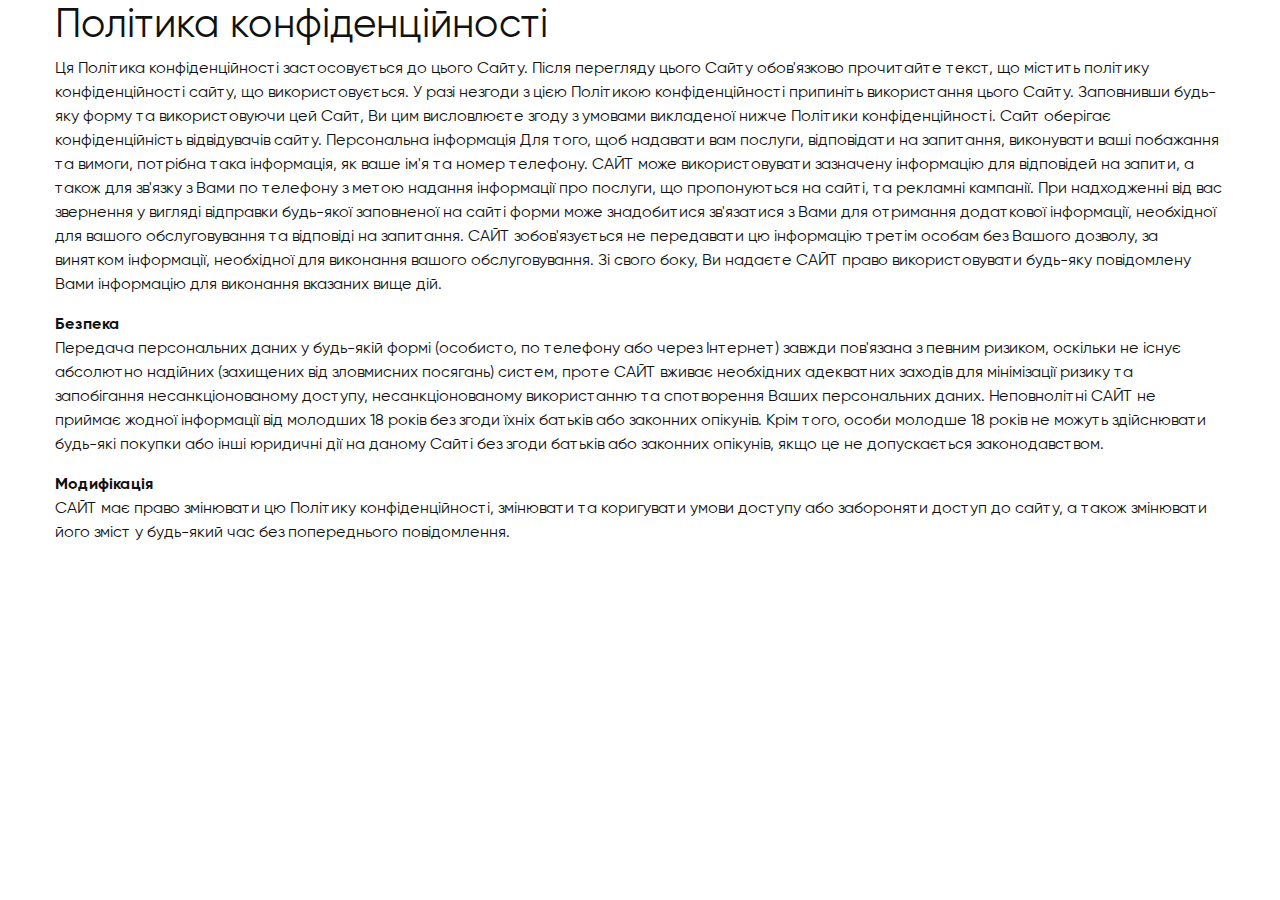
<file: privacy.html>
﻿<!DOCTYPE html>
<html>

<head>
    <meta http-equiv="Content-Type" content="text/html; charset=utf-8">
    <title>Політика конфіденційності</title>
    <link rel="shortcut icon" href="favicon.ico" type="image/x-icon">
    <link rel="stylesheet" href="bootstrap/4.1.1/css/bootstrap.min.css"
        integrity="sha384-WskhaSGFgHYWDcbwN70/dfYBj47jz9qbsMId/iRN3ewGhXQFZCSftd1LZCfmhktB" crossorigin="anonymous">
    <link rel="stylesheet" href="gh/fancyapps/fancybox%403.5.7/dist/jquery.fancybox.min.css">
    <link rel="stylesheet" href="libs/owl.carousel/owl.carousel.css">
    <link rel="stylesheet" href="libs/owl.carousel/owl.theme.default.css">
    <link rel="stylesheet" href="css/style.css" type="text/css">
    <link rel="stylesheet" href="css/media.css" type="text/css">
    <meta name="viewport" content="width=device-width, initial-scale=1, maximum-scale=1, user-scalable=no">

</head>

<body>






    <div class="container">
        <div class="row">
            <p class="zag">
            <h1>Політика конфіденційності</h1>
            <p>Ця Політика конфіденційності застосовується до цього Сайту. Після перегляду цього Сайту обов'язково
                прочитайте текст, що містить політику конфіденційності сайту, що використовується. У разі незгоди з цією
                Політикою конфіденційності припиніть використання цього Сайту. Заповнивши будь-яку форму та
                використовуючи цей Сайт, Ви цим висловлюєте згоду з умовами викладеної нижче Політики конфіденційності.
                Сайт оберігає конфіденційність відвідувачів сайту. Персональна інформація Для того, щоб надавати вам
                послуги, відповідати на запитання, виконувати ваші побажання та вимоги, потрібна така інформація, як
                ваше ім'я та номер телефону. САЙТ може використовувати зазначену інформацію для відповідей на запити, а
                також для зв'язку з Вами по телефону з метою надання інформації про послуги, що пропонуються на сайті,
                та рекламні кампанії. При надходженні від вас звернення у вигляді відправки будь-якої заповненої на
                сайті форми може знадобитися зв'язатися з Вами для отримання додаткової інформації, необхідної для
                вашого обслуговування та відповіді на запитання. САЙТ зобов'язується не передавати цю інформацію третім
                особам без Вашого дозволу, за винятком інформації, необхідної для виконання вашого обслуговування. Зі
                свого боку, Ви надаєте САЙТ право використовувати будь-яку повідомлену Вами інформацію для виконання
                вказаних вище дій.</p>

            <p><strong>Безпека</strong><br>
                Передача персональних даних у будь-якій формі (особисто, по телефону або через Інтернет) завжди
                пов'язана з певним ризиком, оскільки не існує абсолютно надійних (захищених від зловмисних посягань)
                систем, проте САЙТ вживає необхідних адекватних заходів для мінімізації ризику та запобігання
                несанкціонованому доступу, несанкціонованому використанню та спотворення Ваших персональних даних.
                Неповнолітні САЙТ не приймає жодної інформації від молодших 18 років без згоди їхніх батьків або
                законних опікунів. Крім того, особи молодше 18 років не можуть здійснювати будь-які покупки або інші
                юридичні дії на даному Сайті без згоди батьків або законних опікунів, якщо це не допускається
                законодавством.</p>

            <p><strong>Модифікація</strong><br>
                САЙТ має право змінювати цю Політику конфіденційності, змінювати та коригувати умови доступу або
                забороняти доступ до сайту, а також змінювати його зміст у будь-який час без попереднього повідомлення.
            </p>

        </div>
    </div>











    <div class="politika">

        <p class="zag">Політика конфіденційності</p>
        <p>Ця Політика конфіденційності застосовується до цього Сайту. Після перегляду цього Сайту обов'язково
            прочитайте текст, що містить політику конфіденційності сайту, що використовується. У разі незгоди з цією
            Політикою конфіденційності припиніть використання цього Сайту. Заповнивши будь-яку форму та використовуючи
            цей Сайт, Ви цим висловлюєте згоду з умовами викладеної нижче Політики конфіденційності. Сайт оберігає
            конфіденційність відвідувачів сайту. Персональна інформація Для того, щоб надавати вам послуги, відповідати
            на запитання, виконувати ваші побажання та вимоги, потрібна така інформація, як ваше ім'я та номер телефону.
            САЙТ може використовувати зазначену інформацію для відповідей на запити, а також для зв'язку з Вами по
            телефону з метою надання інформації про послуги та рекламні кампанії, що пропонуються САЙТ. При надходженні
            від вас звернення у вигляді відправки будь-якої заповненої на сайті форми САЙТ може знадобитися зв'язатися з
            Вами для отримання додаткової інформації, необхідної для вашого обслуговування та відповіді на запитання.
            САЙТ зобов'язується не передавати цю інформацію третім особам без Вашого дозволу, за винятком інформації,
            необхідної для виконання вашого обслуговування. Зі свого боку, Ви надаєте САЙТ право використовувати
            будь-яку повідомлену Вами інформацію для виконання вказаних вище дій.</p>

        <p><strong>Безпека</strong><br>
            Передача персональних даних у будь-якій формі (особисто, по телефону або через Інтернет) завжди пов'язана з
            певним ризиком, оскільки не існує абсолютно надійних (захищених від зловмисних посягань) систем, проте САЙТ
            вживає необхідних адекватних заходів для мінімізації ризику та запобігання несанкціонованому доступу,
            несанкціонованому використанню та спотворення Ваших персональних даних. Неповнолітні САЙТ не приймає жодної
            інформації від молодших 18 років без згоди їхніх батьків або законних опікунів. Крім того, особи молодше 18
            років не можуть здійснювати будь-які покупки або інші юридичні дії на даному Сайті без згоди батьків або
            законних опікунів, якщо це не допускається законодавством.</p>

        <p><strong>Модифікація</strong><br>
            САЙТ має право змінювати цю Політику конфіденційності, змінювати та коригувати умови доступу або забороняти
            доступ до сайту, а також змінювати його зміст у будь-який час без попереднього повідомлення.</p>

    </div>



    <script type="text/javascript" src="js/jquery-1.9.1.js"></script>
    <script src="gh/fancyapps/fancybox%403.5.7/dist/jquery.fancybox.min.js"></script>
    <script type="text/javascript" src="libs/owl.carousel/owl.carousel.min.js"></script>
    <script type="text/javascript" src="js/anchor.js"></script>
    <script type="text/javascript" src="js/jquery.maskedinput.js"></script>
    <script type="text/javascript" src="js/script.js"></script>
</body>

</html>
</file>
<file: css/style.css>
@font-face { 
    font-family: Gilroy-Regular; 
    src: url(../fonts/Gilroy-Regular.ttf);
}
@font-face { 
    font-family: Gilroy-Medium; 
    src: url(../fonts/Gilroy-Medium.ttf);
}
@font-face { 
    font-family: Gilroy-Bold; 
    src: url(../fonts/Gilroy-Bold.ttf);
}
@font-face { 
    font-family: Gilroy-ExtraBold; 
    src: url(../fonts/Gilroy-ExtraBold.ttf);
}
@font-face { 
    font-family: Gilroy-Heavy; 
    src: url(../fonts/Gilroy-Heavy.ttf);
}


body{ 
	font-family: Gilroy-Regular; 
	color: #111;
}

img{ max-width:100%;}

input:focus { outline: none; }


strong{
    font-family: Gilroy-Bold;
}

.norm-text{
    font-family: Gilroy-Bold !important;
}

.font-22{
    font-size: 22px !important;
}

.container {
    max-width: 1170px;
}
a{
    color: #111;
}
a:hover{
    text-decoration: none;
    color: #111;
}



@keyframes pulse {
 0% {
  transform: scale(0.5);
  opacity: 0.5;
 }
 50% {
  opacity: 1;
 }
 100% {
  transform: scale(1.6);
  opacity: 0;
 }
}
.circle{
	width: 500px;
	height: 500px;
	border-radius: 100%;
	position: absolute;
	left: 50%;
	top:50%;
	margin-left: -250px;
	margin-top: -250px;
	z-index: 1;
}
.circle:before,
.circle:after {
 content: '';
 position: absolute;
 border: 1px solid rgba(0, 0, 0, 0.06);
 left: -10px;
 right: -10px;
 top: -10px;
 bottom: -10px;
 border-radius: 50%;
 animation: pulse 7s linear infinite;
 opacity: 0;
 z-index: -1;
}
.circle:after {
 animation-delay: 5s;
}




.but_quiz{
    width: 100%;
	max-width: 450px;
    height: 40px;
    border-radius: 90px;
    margin-top: 20px;
    font-size: 16px;
    border: none;
    background: linear-gradient(to top, #2900da, #3a6cfd);
    border-bottom: 2px solid #3a6cfd;
    cursor: pointer;
    font-family:Gilroy-Bold; 
    color: #fff;
    letter-spacing: 0.5px;
    line-height: 40px;
    text-shadow: 0px 1px 0px #3a6cfd;
    position: relative;
    overflow: hidden;
    text-transform: uppercase;
    text-align: center;
    position: fixed!important;
    transform: rotate(-90deg);
    z-index: 7;
    top: 50%;
    left: 0px;
	margin-left: -200px;
}
.but_quiz .but_in{
    position: relative;
    z-index: 2;
}
.but_quiz .but_fon{
    position: absolute;
    z-index: 1;
    background: #3a6cfd;
    width: 100%;
    height: 100%;
    top: 0px;
    opacity: 0;
    transition: all 0.2s ease-out;
}
.but_quiz:hover .but_fon{
    opacity: 1;
}
.but_quiz img {
	width: 22px;
	margin-right: 5px;
}



.big_zag{
    font-size: 32px;
    font-family:Gilroy-Bold; 
    text-align: center;
    margin-bottom: 10px;
    line-height: 42px;
}
.big_zag span{
    color: #ff3919;
}
.big_pod_zag{
    font-size: 24px;
    text-align: center;
    margin-bottom: 0px;
}





.block{
  width: 100%;
  margin: auto;
  background: #fff;
  transform-style: preserve-3d;
  position: relative;
  border-radius: 15px;
  box-shadow: 0px 10px 35px rgba(0, 0, 0, 0.05);
  padding: 10px;
  position: relative;
  margin-bottom: 25px;
  margin-top: 0px;
}
.block.bl2{
    max-width: 400px;
    text-align: center;
}
.block:after {
    /* content: ""; */
    position: absolute;
    width: 96%;
    height: 30px;
    background-color: #fff;
    left: 2%;
    bottom: -7px;
    transform: translateZ(-1px);
    box-shadow: 0px 10px 35px rgba(0, 0, 0, 0.05);
    border-radius: 15px;
}
.block .block_in {
    border: 1px solid #ededed;
    border-radius: 15px;
    padding: 0px;
    height: 100%;
}
.block.bl2 .block_in {
    padding: 15px;
}
.block.bl3 .block_in {
    padding: 15px;
}
.block .zag{
    font-size: 21px;
    line-height: 28px;
    font-family:Gilroy-Bold; 
}
.block .pod_zag{
    font-size: 14px;
    line-height: 20px;
}
.block .form input[type="text"]{
    width: 100%;
    max-width: 320px;
    height: 77px;
    border-radius: 10px;
    margin-bottom: 12px;
    padding: 0px 25px;
    font-size: 13px;
    border: none;
    box-shadow: 0 4px 8px rgba(0, 0, 0, .05) inset; 
    background-color: #f6f6f6;
    letter-spacing: 1px;
}
.block .form .but{
    width: 100%;
    max-width: 320px;
    height: 77px;
    border-radius: 10px;
    margin: auto;
    margin-bottom: 20px;
    font-size: 13px;
    border: none;
    background: linear-gradient(to top, #ffc107, #ffc000);
    border-bottom: 5px solid #a7800b;
    cursor: pointer;
    font-family: Gilroy-Bold;
    color: #000000;
    letter-spacing: 0.5px;
    line-height: 77px;
    /*text-shadow: 0px 1px 0px #fed34f;*/
    position: relative;
    overflow: hidden;
    text-transform: uppercase;
}
.block .form .but .but_in{
    position: relative;
    z-index: 2;
}
.block .form .but .but_fon{
    position: absolute;
    border-radius: 10px;
    z-index: 1;
    background: #fed34f;
    width: 100%;
    height: 100%;
    top: 0px;
    opacity: 0;
    transition: all 0.2s ease-out;
}
.block .form .but:hover .but_fon{
    opacity: 1;
}
.block .form .mini{
    color:#3d3d3d;
    font-size:11px;
}
.block .form .mini .chek{
    width: 18px;
    height: 18px;
    border-radius: 3px;
    box-shadow: 0 4px 8px rgba(0, 0, 0, .05) inset; 
    margin-right: 10px;
    background-color: #f6f6f6;
    margin-bottom: -5px;
}
.block .form .mini .chek.activ{
    background-image: url(../img/chek.svg);
    background-repeat: no-repeat;
    background-position: center;
    background-size: 10px;
}
.block .messejer{
    font-size: 13px;
    line-height: 18px;
    text-align: right;
}
.block .mes_icon{
    height: 20px;
    margin-left: 15px;
}








.sticky-content.fixed {
    position: fixed;
    width: 100%;
    top: 0;
    left: 0;
    right: 0;
    z-index: 8;
}
.sticky-content.fixed .header{
    padding-top: 5px;
    background-color: #fff;
}
.header{
    position: fixed;
    z-index: 5;
    padding-top: 20px;
    padding-bottom: 5px;
    transition: all 0.1s ease-out;
}
/* .header .logo{
    width: 200px;
} */
.header .title{
    font-size: 15px;
    line-height: 22px;
    margin-left: 28px;
}
.header .messenger{
    font-size: 13px;
    line-height: 18px;
    text-align: right;
}
.header .mess{
    height: 23px;
}
.header .mess{
    margin-left: 15px;
}
.header .tell{
    margin-left: 45px;
    line-height: 22px;
}
.header .tell a{
    font-family:Gilroy-Bold; 
    font-size: 24px;
}
.header .tell span{
    font-size: 13px;
    position: relative;
    padding-left: 0px;
}
.header .tell span:before{
    content: "";
    position: absolute;
    left: 0px;
    top: 6px;
    /* background-color: #24af6f; */
    width: 5px;
    height: 5px;
    border-radius: 10px;
}
.header .burger{
    display: none;
    margin-left: 15px;
}
.header .burger div{
    width: 40px;
    height: 40px;
    border-radius: 100px;
    border-bottom: 3px solid #fed14b;
}
.header .burger .on{
    background: url(../img/on.svg) no-repeat center / 15px,
    linear-gradient(to top, #ffc107, #fed149);
}
.header .burger .of{
    background: url(../img/of.svg) no-repeat center / 12px,
    linear-gradient(to top, #ffc107, #fed149);
}
.header .burger .of{
    display: none;
}

.menu {
    width: 100%;
    height: 100vh;
    position: fixed;
    z-index: 200;
    background-color: #fff;
    top: 0px;
    margin-top: 50px;
    text-align: center;
    left: -100%;
}
.menu a {
    display: block;
    font-size: 15px;
    font-family: Gilroy-Bold;
    margin-top: 20px;
}
.menu .mess{
    padding-top: 20px;
}
.menu img{
    width: 25px;
    margin: 0px 10px;
}



.block_top{
    min-height:850px;
    background: url(../img/air.png) repeat-x center bottom,
    url(../img/bg.jpg) no-repeat center bottom / cover;
    padding-top: 130px;
}
.block_top h1{
    font-family:Gilroy-Bold; 
    font-size: 36px;
    line-height: 60px;
    margin-top: 50px;
    margin-bottom: 40px;
}
.block_top h1 .n1{
    color: #000;
    background: url(../img/pl_g_1.png) no-repeat center / 280px;
    padding: 10px;
}
.block_top h1 .n2{
    color: #000;
    background: url(../img/pl_g_2.png) no-repeat center / 160px;
    padding: 10px;
}
.block_top .pl{
    max-width: 468px;
    min-height: 71px;
    margin-bottom: 10px;
    font-size: 15px;
    padding-left: 90px;
}
.block_top .pl.n1{
     background: url(../img/time.png) no-repeat center left 15px / 60px,
                 url(../img/pl.png) no-repeat center / cover;
}
.block_top .pl.n2{
    background: url(../img/measure-tape.png) no-repeat center left 10px / 60px,
    url(../img/pl.png) no-repeat center / cover;
}
.block_top .pl.n3{
    background: url(../img/3d-buildings.png) no-repeat center left 10px / 70px,
    url(../img/pl.png) no-repeat center / cover;
}






.servis{
    padding-bottom: 70px;
}
.servis .text{
    padding: 20px;
}
.servis .text .name{
    font-size: 20px;
    line-height: 26px;
}
.servis .text .info{
   margin-bottom: 0px;
   font-size: 15px;
}

.kak{
    min-height:500px;
    padding-top: 70px;
    padding-bottom: 50px;
    background: url(../img/bg2.jpg) no-repeat left bottom / cover;
}
.kak .text{
    font-size: 15px;
}
.kak .block{
    margin-bottom: 15px;
}
/* .kak .block:before{
    content: "";
    position: absolute;
    width: 34px;
    height: 34px;
    border-radius: 100px;
    background: linear-gradient(to top, #ffc107, #fed149);;
    border-bottom: 3px solid #cf9b00;
    color: #fff;
    font-family:Gilroy-Bold; 
    font-size: 15px;
    text-align: center;
    line-height: 34px;
    left: -10px;
    top: -10px;
} */
.kak .block.n1:before{
    content: "1";
}
.kak .block.n2:before{
    content: "2";
}
.kak .block.n3:before{
    content: "3";
}
.kak .block.n4:before{
    content: "4";
}
.kak .block.n5:before{
    content: "5";
}
.kak .block.n6:before{
    content: "6";
}
.kak .big{
    color: #000000;
    font-size: 24px;
    font-family: Gilroy-Bold;
    line-height: 70px;
}
.kak .big span{
    font-size: 50px;
}
.kak .vopros{
    background: url(../img/kak.png) no-repeat left top;
    height: 500px;
    padding-top: 70px;
}




@keyframes top {
from {transform:translateY(0px);}
50% {transform:translateY(20px);}
to {transform:translateY(0px);}
}
@keyframes top_out {
from {transform:translateY(0px);}
50% {transform:translateY(-20px);}
to {transform:translateY(0px);}
}

.plus_img{
    position: absolute;
    transition: all 0.1s ease-out;
    animation: top_out 5s infinite ease-in-out;
    z-index: 3;
    left: 50%;
    margin-left:-200px;
    top: 200px;
}
.plus_img2{
    position: absolute;
    transition: all 0.1s ease-out;
    animation: top 5s infinite ease-in-out;
    z-index: 3;
    right: 40%;
    margin-right: -210px;
    bottom: 260px;
}
.plus{
    padding-bottom: 100px !important;
}
.plus .block{
    max-width: 300px !important;
}
.plus .block .text{
    font-size: 13px !important;
}

.pos{
    position: relative !important;
    right: 0 !important; 
    top: 0 !important;
}

.mt-top{
    margin-top: 40px !important;
}


.plus .name{
    font-size: 18px;
    font-family: Gilroy-Bold;
    margin-bottom: 5px;
}
.plus .img{
    width: 86px;
    height: 86px;
    border-radius: 100%;
    box-shadow: 0px 10px 35px rgba(0, 0, 0, 0.06);
    margin: auto;
    margin-bottom: 15px;
    background-position: center;
    background-repeat: no-repeat;
    background-size: 30px;
}
.plus .img.n1{
    background-image: url(../img/plus.svg);
    background-size: 35px;
}
.plus .img.n2{
    background-image: url(../img/plus2.svg);
    background-size: 35px;
}
.plus .img.n3{
    background-image: url(../img/plus3.svg);
    background-size: 35px;
}
.plus .img.n4{
    background-image: url(../img/plus4.svg);
    background-size: 35px;
}
.plus .img.n5{
    background-image: url(../img/plus5.svg);
    background-size: 35px;
}
.plus .zag{
    margin-top: 200px!important;
}

.bord{
    border-radius: 10px;
}



.utp{
    min-height:500px;
    padding-top: 70px;
    padding-bottom: 60px;
    background-color: #f0f8fa;
}
.utp .left{
    color: #000;
}
.utp .text{
    font-size: 32px;
    font-family:Gilroy-Bold;
    line-height: 42px;
    margin-top: 50px;
}
.utp .left .ava {
   padding-top: 20px;
}
.utp .left .ava img{
   margin-right: 20px;}
.utp .left .ava .name{
   font-size: 18px;
   line-height: 20px;
   font-family:Gilroy-Bold;
}
.utp .left .ava .name span{
   font-size: 14px;
   font-family:Gilroy-Regular;
}






.klient{
    min-height: 500px;
    padding-top: 90px;
    padding-bottom: 90px;
}
.klient img{
    border-radius: 10px;
}
.klient .text{
    padding: 30px;
}
.klient .zag{
    margin-bottom: 30px;
}
.klient .text .list{
    padding-left: 30px;
    position: relative;
}
.klient .text .list:before{
    content: "";
    position: absolute;
    left: 0px;
    top: -4px;
    width: 20px;
    height: 30px;
    background-repeat: no-repeat;
    background-position: center;
}
.klient .text .list.n1:before{
    background-image: url(../img/icon.svg);
    background-size: 15px;
}
.klient .text .list.n2:before{
    background-image: url(../img/check-mark.png);
    background-size: 20px;
}
.klient .text .list.n3:before{
    background-image: url(../img/icon17.png);
    background-size: 20px;
}
.klient .text .list.n4:before{
    background-image: url(../img/icon4.svg);
    background-size: 20px;
}
.klient .but{
    width: 100%;
    max-width: 250px;
    height: 77px;
    border-radius: 10px;
    margin-top: 20px;
    font-size: 13px;
    border: none;
    background: linear-gradient(to top, #ffc107, #ffc000);
    border-bottom: 5px solid #a7800b;
    cursor: pointer;
    font-family: Gilroy-Bold;
    color: #000000;
    letter-spacing: 0.5px;
    line-height: 77px;
    position: relative;
    overflow: hidden;
    text-transform: uppercase;
    text-align: center;
}
.klient .but .but_in{
    position: relative;
    z-index: 2;
}
.klient .but .but_fon{
    position: absolute;
    z-index: 1;
    background: #FED34F;
    width: 100%;
    height: 100%;
    top: 0px;
    opacity: 0;
    transition: all 0.2s ease-out;
}
.klient .but:hover .but_fon{
    opacity: 1;
}
.owl-dots{
    display: none!important;
}
.klient  .arrow{
    position: absolute;
    width: 40px;
    height: 40px;
    border-radius: 100%;
    cursor: pointer;
    z-index: 2;
    top: 50%;
}
.klient  .arrow.owl_left{
    background: url(../img/arrow_left.svg) no-repeat center / 7px,
    #000;
    margin-top:-10px;
    left: 30px;
}
.klient  .arrow.owl_right{
    background: url(../img/arrow_right.svg) no-repeat center / 7px,
    #000;
    margin-top:-10px;
    right: 30px;
}
.klient  .arrow.owl_left:hover{
    background: url(../img/arrow_left.svg) no-repeat center / 7px,
    #333;
}
.klient  .arrow.owl_right:hover{
    background: url(../img/arrow_right.svg) no-repeat center / 7px,
    #333;
}
.klient .more{
    display: none;
}
.klient .but_more{
    width: 190px;
    height: 70px;
    font-size: 13px;
    letter-spacing: 1px;
    margin: auto;
    margin-top: 30px;
    line-height: 70px;
    cursor: pointer;
    border-radius: 100px;
    font-family:Gilroy-Bold; 
    box-shadow: 0px 10px 35px rgba(0, 0, 0, 0.06);
    text-align: center;
}
.klient .but_more img{
    width: 20px;
}


.border-img{
    border-radius: 10px;
}
.variant{
    min-height: 500px;
    background: #f0f8fa;
    padding-top: 90px;
    padding-bottom: 80px;
}
.variant img{
    margin-bottom: 20px;
}
.variant .name{
    font-size: 22px;
}
.variant .cen{
    color: #000000;
    border: 1px solid #ffc107;
    border-radius: 5px;
    padding: 5px 10px;
    font-size: 17px;
    background-color: #ffc107;
}
.variant span{
    margin-left: 10px;
    text-decoration: line-through;
}
.variant .text{
    font-size: 14px;
}
.variant .text.n1{
    margin-top: 20px;
}
.variant .but{
    width: 100%;
    max-width: 350px;
    min-height: 77px;
    border-radius: 10px;
    margin: auto;
    margin-top: 20px;
    font-size: 13px;
    border: none;
    padding-top: 20px;
    padding-bottom: 20px;
    background: linear-gradient(to top, #ffc107, #ffc000);
    border-bottom: 5px solid #a7800b;
    cursor: pointer;
    font-family:Gilroy-Bold; 
    color: #000000;
    letter-spacing: 0.5px;
    position: relative;
    overflow: hidden;
    text-transform: uppercase;
    text-align: center;
}
.variant .but .but_in{
    position: relative;
    z-index: 2;
}
.variant .but .but_fon{
    position: absolute;
    z-index: 1;
    background: #FED34F;
    width: 100%;
    height: 100%;
    top: 0px;
    opacity: 0;
    transition: all 0.2s ease-out;
}
.variant .but:hover .but_fon{
    opacity: 1;
}
.variant .cl2{
    background: url(../img/cl.jpg) no-repeat center / cover;
    color: #fff;
}
.variant .cl2 .but{
    max-width: 200px;
    padding: 0px;
    line-height: 65px;
    min-height: 65px;
    margin-bottom: 20px;
}
.variant .cl2 .text.mini{
    font-size: 12px;
}
.variant .cl3{
    background: url(../img/wifi.png) no-repeat center left 115px, 
    url(../img/bg3.jpg) no-repeat center top / cover;
    color: #fff;
}
.variant .cl3 .block_in{
    min-height: 200px;
    padding-left: 370px;
}
.variant .cl3 .wifi{
    margin-bottom: 0px;
}
.variant .cl3 .wifi strong{
    font-size: 22px;
}


.bg-color{
    background-color: #e9e9e98a !important;
}




.about{
    position: relative;
    padding-top: 150px;
    padding-bottom: 150px;
    text-align: center;
    overflow: hidden;
}
.about .container{
    position: relative;
    z-index: 4;
}
.about .block{
    max-width: 260px;
}

.text-center{
    text-align: center;
}

.about .zag{
    color: #000;
    text-transform: uppercase;
    margin-bottom: 5px;
    font-size: 22px;
    font-family: Gilroy-Heavy; 
    margin-top: 150px;
}
.about .pod_zag{
    color: #ffc107;
    /* text-shadow: #ffc107 1px 1px; */
    text-transform: uppercase;
    margin-bottom: 0px;
    font-size: 50px;
    font-family: Gilroy-Bold; 
    line-height: 65px;
    letter-spacing: 2px;
}
.text-size{
    font-size: 30px !important;
}
.about .num{
    color: #000000;
    font-family: Gilroy-Regular;
    font-size: 28px;
    margin-bottom: 0px; 
}
.about .num span{
    font-size: 48px; 
}
.about .text{
    font-size: 15px;
    margin-bottom: 0px;
}






.five{
    min-height:500px;
    padding-top: 90px;
    padding-bottom: 80px;
    background:url(../img/bg4.jpg) no-repeat left / cover;
}
.five .text{
    font-size: 15px;
}
.five .block{
    margin-bottom: 15px;
}
.five .block .block_in{
    padding-left: 150px;
}
.five .block:before{
    content: "";
    position: absolute;
    width: 34px;
    height: 34px;
    border-radius: 100px;
    background: linear-gradient(to top, #ffc107, #fed149);
    border-bottom: 3px solid #cf9b00;
    color: #fff;
    font-family:Gilroy-Bold; 
    font-size: 15px;
    text-align: center;
    line-height: 34px;
    left: -10px;
    top: -10px;
}
.five .block.n1:before{
    content: "1";
    color: #000;
}
.five .block.n2:before{
    content: "2";
    color: #000;
}
.five .block.n3:before{
    content: "3";
    color: #000;
}
.five .block.n4:before{
    content: "4";
    color: #000;
}
.five .block.n5:before{
    content: "5";
    color: #000;
}
.five .big{
    color: #000;
    font-size: 24px;
    font-family:Gilroy-Bold;
    line-height: 50px;
    margin-top: 30px;
}
.five .big span{
    font-size: 90px;
}
.five .block.n1 .block_in{
    background: url(../img/five.png) no-repeat center left 20px;
}
.five .block.n2 .block_in{
    background: url(../img/five2.png) no-repeat center left 20px;
}
.five .block.n3 .block_in{
    background: url(../img/five3.png) no-repeat center left 20px;
}
.five .block.n4 .block_in{
    background: url(../img/plus2.png) no-repeat center left 20px;
}
.five .block.n5 .block_in{
    background: url(../img/icon3.png) no-repeat center left 20px;
}





.utp2{
    min-height:500px;
    padding-top: 70px;
    padding-bottom: 60px;
    background: 
    url(../img/bg3.jpg) no-repeat center bottom / cover;
}
.utp2 .left{
    color: #fff;
}
.utp2 .text{
    font-size: 32px;
    font-family:Gilroy-Bold;
    line-height: 42px;
    margin-top: 50px;
}
.utp2 .left .ava {
   padding-top: 20px;
}
.utp2 .left .ava img{
   margin-right: 20px;}
.utp2 .left .ava .name{
   font-size: 18px;
   line-height: 20px;
   font-family:Gilroy-Bold;
}
.utp2 .left .ava .name span{
   font-size: 14px;
   font-family:Gilroy-Regular;
}





.map{
    padding-top: 50px;
}
.map .col{
    position: relative;
}
.map .block{
    text-align: left;
    position: absolute;
    right: 40px;
    top: 30px;
}
.map .block .text{
    font-size: 14px;
    margin-bottom: 20px;
}
.map .block .messejer{
    text-align: left;
}
.map iframe{
    height: 450px;
    width: 100%;
    border-radius: 10px;
}
.map .tell{
    line-height: 22px;
    margin-bottom: 20px;
}
.map .tell a{
    font-family:Gilroy-Bold; 
    font-size: 24px;
}
.map .tell span{
    font-size: 13px;
    position: relative;
    padding-left: 12px;
}
.map .tell span:before{
    content: "";
    position: absolute;
    left: 0px;
    top: 6px;
    background-color: #cf9b00;
    width: 5px;
    height: 5px;
    border-radius: 10px;
}








.footer{
    padding-top: 50px;
    padding-bottom: 50px;
}
.footer .logo_img{
    max-width: 200px;
    margin-right: 25px;
}
.footer .left{
    font-size: 15px;
}
.footer .left span{
    font-size: 15px;
    cursor: pointer;
    text-decoration: underline;
}
.footer .right{
    font-size: 13px;
}





.mess_pop{
  position:fixed; 
  left:50%; 
  top:50%; 
  transform: translate(-50%, -50%);
  -webkit-transform: translate(-50%, -50%);
  width:470px;
  max-width: 100%;
  min-height: 300px;
  z-index:250; 
  text-align: center;
  display:none; 
}
.mess_pop .clos{
  width: 30px;
  height: 30px;
  background: url(../img/clos_black.svg) no-repeat center / 20px;
  cursor: pointer;
  position: absolute;
  right: 15px;
  top: 15px;
}
.mess_pop .block .block_in{
    padding-top: 35px;
}
.mess_pop .up{
    display: none;
}







::-webkit-input-placeholder {color:#8c8c8c; opacity:1;}
::-moz-placeholder          {color:#8c8c8c; opacity:1;}
:-moz-placeholder           {color:#8c8c8c; opacity:1;}
:-ms-input-placeholder      {color:#8c8c8c; opacity:1;}


.fon_black {
    background-color: rgba(255, 255, 255, 0.8);
    width: 100%;
    height: 100%;
    position: fixed;
    z-index: 11;
    top: 0px;
    display: none;
}
.fon{
    width: 100%;
    height: 100%;
    position: fixed;
    z-index: 221;
    top: 0px;
    display: none;
}




.politika{
	position:fixed; 
	left:50%; 
	top:50%; 
	transform: translate(-50%, -50%);
	-webkit-transform: translate(-50%, -50%);
	width:750px;
	max-width: 100%;
	min-height: 300px;
	background-color: #fff;
	z-index: 501; 
	padding:30px;
	display: none;
    box-shadow: 0px 10px 35px rgba(0, 0, 0, 0.05);
}
.politika p{
	font-size: 15px;
}
.politika .zag{
	font-size: 24px;
}
.politika .clos{
	width:20px;
	height: 20px;
	background-image: url(../img/clos_black.svg);
	float: right;
	cursor: pointer;
	background-position: center;
	background-size: cover;
}





.autoflash{
        position: relative;
        overflow: hidden;
    }

     .flash{
       content: "";
    background-color: rgba(255, 255, 255, 0.5);
    height: 100%;
    width: 3em;
    display: block;
    position: absolute;
    top: 0;
    left: -4.5em;
    -webkit-transform: skewX(-45deg) translateX(0);
    transform: skewX(-45deg) translateX(0);
    -webkit-transition: none;
    transition: none;
    }
    
    .lighting {
    -webkit-animation: moving 3s ease-in-out infinite;
    -moz-animation: moving 3s ease-in-out infinite;
    -ms-animation: moving 3s ease-in-out infinite;
    -o-animation: moving 3s ease-in-out infinite;
    animation: moving 3s ease-in-out infinite;
   
    }
    
  @keyframes moving {  
     30% {  webkit-transform: skewX(-45deg) translateX(53.5em);
        transform: skewX(-45deg) translateX(53.5em);   
        
        }
   
    100% {  webkit-transform: skewX(-45deg) translateX(53.5em);
        transform: skewX(-45deg) translateX(53.5em);   
        
        }
     }
</file>
<file: css/media.css>
@media screen and (max-width: 2560px){

.utp {
    background-color: #f0f8fa;
}
.utp2 {
    background: 

    
    url(../img/bg3.jpg) no-repeat center bottom / cover;
}

}




@media screen and (max-width: 1920px){

.utp {
    background-color: #f0f8fa;
}
.utp2 {
    background: 

    url(../img/utp2.png) no-repeat left bottom, 
    url(../img/bg3.jpg) no-repeat center bottom / cover;
}

}




@media screen and (max-width: 1830px){

.block_top {
    background: url(../img/air.png) repeat-x center bottom, 
                url(../img/bg.jpg) no-repeat center bottom;
}

}






@media screen and (max-width: 1530px){

.block_top {
    background: url(../img/air.png) repeat-x center bottom, 
    
    url(../img/bg.jpg) no-repeat center bottom;
}

}




@media screen and (max-width: 1170px){

.block_top h1 {
    font-size: 32px;
    line-height: 56px;
}
.block_top h1 .n1 {
    background: url(../img/pl_g_1.png) no-repeat center / 250px;
}
.block_top h1 .n2 {
    background: url(../img/pl_g_2.png) no-repeat center / 145px;
}

}


@media screen and (max-width: 1230px){

    .but_quiz{
        transform: rotate(0deg);
        top: auto;
        bottom: 0px;
        right: 50%;
        margin-right: -140px;
        display: none;
    }
    }


@media screen and (max-width: 1110px){

.but_quiz{
    transform: rotate(0deg);
    top: auto;
    bottom: 0px;
    right: 50%;
    margin-right: -140px;
    display: none;
}


}





@media screen and (max-width: 1070px){

.block .zag {
    font-size: 18px;
    line-height: 24px;
}
.block_top h1 {
    font-size: 26px;
    line-height: 46px;
}
.block_top h1 .n1 {
    background: url(../img/pl_g_1.png) no-repeat center / 200px;
}
.block_top h1 .n2 {
    background: url(../img/pl_g_2.png) no-repeat center / 125px;
}

}

@media screen and (max-width: 991px){

    .header .title{
        display: none;
    }
    .block_top {
        background: url(../img/air.png) repeat-x center top 200px,  
        url(../img/bg.jpg) no-repeat center top -50px / 991px;
    }
    .block_top h1{
        text-align: center;
        margin-top:230px;
        line-height: 42px;
    }
    .block_top .pl{
        margin: auto;
        margin-bottom: 15px;
    }
    .servis{
        padding-top: 40px;
    }

    .kak {
        min-height: 500px;
        padding-top: 40px;
        padding-bottom: 0px;
        background: url(../img/bg2.jpg) no-repeat center top / 1100px;
    }

    .vol {
        min-height: 500px;
        padding-top: 40px;
        padding-bottom: 0px;
        background: url(../img/bg5.jpg) no-repeat center top / 1100px;
    }.about{
        padding-top: 40px;
    }
    .plus .zag {
        margin-top: 80px!important;
    }
    .about .pod_zag{
        margin-bottom: 100px;
    }
    .about .circle{
        top: -50px;
        margin-top: 0px;
    }
    .plus_img {
        left: 40%;
        margin-left: -200px;
        top: 80px;
    }
    .plus_img2 {
        right: 40%;
        margin-right: -200px;
        top: 260px;
    }
    .utp .text {
        margin-top: 0px;
        text-align: center;
        margin-bottom: 0px;
    }
    .utp .left .ava {
        text-align: center;
        margin-bottom: 20px;
    }

    .klient img{
        border-radius: 10px;
    }
    .five .big{
        text-align: center;
        margin-bottom: 20px;
    }
    .utp2 .text {
        margin-top: 0px;
        text-align: center;
    }
    .utp2 .left .ava {
        padding-top: 0px;
        margin-bottom: 20px;
        text-align: center;
    }
    .utp2 {
        background: 
        url(../img/utp2.png) no-repeat left bottom, 
        url(../img/bg3.jpg) no-repeat center bottom / cover;
    }
    .callbackkiller {
        left: 4%;
        right: auto;
        transform: scale(1);
    }
    }
    


@media screen and (max-width: 1100px){

.header .messenger{
	display: none;
}

}




@media screen and (max-width: 768px){

.variant .cl2 {
    background: url(../img/variant_home.png) no-repeat center bottom, url(../img/cl.jpg) no-repeat center / cover;
    color: #fff;
}

.header .title{
	display: none;
}
.block_top {
    background: url(../img/air.png) repeat-x center top 205px,
    url(../img/bg.jpg) no-repeat center top 0px / 985px;
}
.block_top h1{
	text-align: center;
	margin-top:230px;
	line-height: 42px;
}
.block_top .pl{
	margin: auto;
	margin-bottom: 15px;
}
.servis{
	padding-top: 40px;
}
.kak .vopros {
    background: url(../img/kak.png) no-repeat center top;
    height: 500px;
    padding-top: 70px;
    text-align: center;
}
.kak {
    min-height: 500px;
    padding-top: 40px;
    padding-bottom: 0px;
    background: url(../img/bg2.jpg) no-repeat left top / 1100px;
}
.about{
	padding-top: 40px;
}
.plus .zag {
    margin-top: 80px!important;
}
.about .pod_zag{
	margin-bottom: 100px;
}
.about .circle{
	top: -50px;
	margin-top: 0px;
}
.plus_img {
    left: 40%;
    margin-left: -200px;
    top: 80px;
}
.plus_img2 {
    right: 40%;
    margin-right: -200px;
    top: 260px;
}
.utp .text {
    margin-top: 0px;
    text-align: center;
    margin-bottom: 0px;
}
.utp .left .ava {
    text-align: center;
    margin-bottom: 20px;
}
.utp {
    background-color: #f0f8fa;
}
.klient img{
	border-radius: 10px;
}
.five .big{
	text-align: center;
	margin-bottom: 20px;
}
.utp2 .text {
    margin-top: 0px;
    text-align: center;
}
.utp2 .left .ava {
    padding-top: 0px;
    margin-bottom: 20px;
    text-align: center;
}
.utp2 {
    background: 
    
    url(../img/utp2.png) no-repeat left bottom, 
    url(../img/bg3.jpg) no-repeat center bottom / cover;
}
.callbackkiller {
    left: 4%;
    right: auto;
    transform: scale(1);
}
}




@media screen and (max-width: 790px){

.header .tell {
    margin-left: 15px;
}

}




@media screen and (max-width: 767px){

.variant .cl2 {
    min-height: 550px;
}
.variant .cl3 .block_in {
    padding-left: 0px;
    padding-top: 200px;
    padding-bottom: 50px;
    text-align: center;
}
.variant .cl3 {
    background: url(../img/wifi.png) no-repeat center top 30px, 
    
    url(../img/bg3.jpg) no-repeat center top / cover;
}
.map .block{
	position: relative;
	top: -50px;
	left: 0px;
	width: 100%;
}

.footer{
	text-align: center;
	padding-top: 0px;
}
.footer img{
	margin-bottom: 20px;
}
.footer .right{
	margin-top: 20px;
}
.callbackkiller {
    left: auto;
    right: 4%;
    transform: scale(1);
}
.but{
    background: linear-gradient(to top, #2900da, #3a6cfd);
    border-bottom: 2px solid #3a6cfd;

}
}






@media screen and (max-width: 700px){

.header .tell {
    margin-left: 0px;
}
.header .mess{
	display: none;
}
.big_pod_zag {
    font-size: 14px;
}
.big_zag {
    font-size: 20px;
    line-height: 26px;
}
.header .burger {
    display: block;
}

}







@media screen and (max-width: 620px){

.block_top h1 {
    font-size: 22px;
    line-height: 33px;
}
.block_top h1 .n1 {
    background: url(../img/pl_g_1.png) no-repeat center / 170px;
}
.block_top h1 .n2 {
    background: url(../img/pl_g_2.png) no-repeat center / 100px;
}
.kak .big {
    font-size: 22px;
    line-height: 45px;
}
.kak .big span{
    font-size: 42px;
}
.kak .vopros {
    background: url(../img/kak.png) no-repeat center top / 150px;
    height: 300px;
    padding-top: 50px;
}
.kak {
    background: url(../img/bg2.jpg) no-repeat left top / 750px;
}


}





@media screen and (max-width: 560px){

.header .tell a {
    font-size: 20px;
}
.header .tell span {
    font-size: 11px;
}
.header .container{
    padding: 0px;
}


}






@media screen and (max-width: 480px){

.politika {
    height: 100vh;
    overflow-y: scroll;
    min-height: 100vh;
}
.plus_img {
    width: 80px;
    margin-left: 0px;
    left: 50px;
}
.plus_img2 {
    width: 70px;
    margin-right: 0px;
    right: 50px;
}
.utp .text {
    font-size: 20px;
    line-height: 32px;
}

}






@media screen and (max-width: 450px){

.header .tell a {
    font-size: 20px;
}
.header .tell span {
    font-size: 11px;
}
.block_top h1 {
    font-size: 20px;
    line-height: 30px;
}
.block_top h1 .n1  {
    background: url(../img/pl_g_1.png) no-repeat center / 160px;
}
.block_top h1 .n2 {
    background: url(../img/pl_g_2.png) no-repeat center / 100px;
}

}




@media screen and (max-width: 420px){

.header{
    padding-top: 5px;
}
.header .tell{
    line-height: 20px;
}
.header .container {
    padding: 0px;
}
.block_top .container {
    padding: 0px;
}
.block_top {
    background: url(../img/air.png) repeat-x center top 210px / 650px, 
     
    url(../img/bg.jpg) no-repeat right top 10px / 620px;
}
.block_top h1 {
    margin-top: 150px;
}
.servis .container {
    padding: 0px;
}
.servis{
	padding-top: 30px;
	padding-bottom: 30px;
}
.servis .text .name {
    font-size: 17px;
    line-height: 22px;
}
.kak .container {
    padding: 0px;
}
.kak{
	padding-bottom: 40px;
}
.kak .big {
    line-height: 40px;
}
.about .container {
    padding: 0px;
}
.about .zag {
    font-size: 19px;
}
.about .pod_zag {
    font-size: 40px;
    line-height: 45px;
}
.plus .zag {
    margin-top: 40px!important;
}
.plus_img{
	top: 20px;
}
.plus_img2{
	top: 150x;
}
.plus {
    padding-bottom: 40px!important;
}
.utp .container {
    padding: 0px;
}
.utp .left .ava{
	margin-bottom: 160px;
}
.utp {
    background-color: #f0f8fa;
    padding-bottom: 30px;
    padding-top: 40px;
}
.klient .container {
    padding: 0px;
}
.klient{
	padding-top: 40px;
	padding-bottom: 40px;
}
.variant .container {
    padding: 0px;
}
.variant{
	padding-top: 40px;
	padding-bottom: 40px;
}
.variant .name {
    font-size: 18px;
}
.variant .cl2 {
    min-height: 580px;
}
.about{
	padding-bottom: 40px;
	padding-top: 0px;
}
.about .container {
    padding: 0px;
}
.five{
	padding-top: 40px;
	padding-bottom: 40px;
}
.five .container {
    padding: 0px;
}
.five .big {
    font-size: 15px;
    line-height: 35px;
}
.five .big span{
    font-size: 50px;
}
.five .block .block_in {
    padding-left: 100px;
}
.five .block.n1 .block_in{
    background: url(../img/five.png) no-repeat center left 20px / 60px;
}
.five .block.n2 .block_in{
    background: url(../img/five2.png) no-repeat center left 20px / 60px;
}
.five .block.n3 .block_in{
    background: url(../img/five3.png) no-repeat center left 20px / 60px;
}
.five .block.n4 .block_in{
    background: url(../img/plus2.png) no-repeat center left 20px / 60px;
}
.five .block.n5 .block_in{
    background: url(../img/icon3.png) no-repeat center left 20px / 60px;
}
.utp2 {
    background: url(../img/utp2.png) no-repeat top 230px center / 440px, 
    url(../img/bg3.jpg) no-repeat center bottom / cover;
    padding-bottom: 30px;
}
.utp2 .text {
    font-size: 20px;
    line-height: 32px;
}
.utp2 .left .ava{
	margin-bottom: 130px;
}
.utp2 .container {
    padding: 0px;
}
.block .messejer{
	display: none;
}
.map .container {
    padding: 0px;
}
.map .block{
	position: relative;
	top: 0px;
	left: 0px;
	width: 100%;
}
.map iframe{
	height: 300px;
}
.footer{
	padding-top: 30px;
}
.but_quiz{
    width: 100%;
    right: 0px;
    margin-right: 0px;
	margin-left:0px;
    max-width: 100%;
	bottom: 20px;
	font-size: 13px;
    height: 50px;
    line-height: 50px;
    display: block;
}
.but_quiz img {
	width: 22px;
	margin-right: 5px;
}

}







@media screen and (max-width: 400px){

.header .tell a {
    font-size: 16px;
}
.header .tell span {
    font-size: 9px;
}

}





@media screen and (max-width: 375px){

.block .form .but{
	font-size: 13px;
}

}


@media screen and (max-width: 374px){

.header .tell{
    line-height: 18px;
}
.header .tell a {
    font-size: 16px;
}
.header .tell span {
    font-size: 9px;
}
.header .tell{
    display: none;
}

}
</file>
